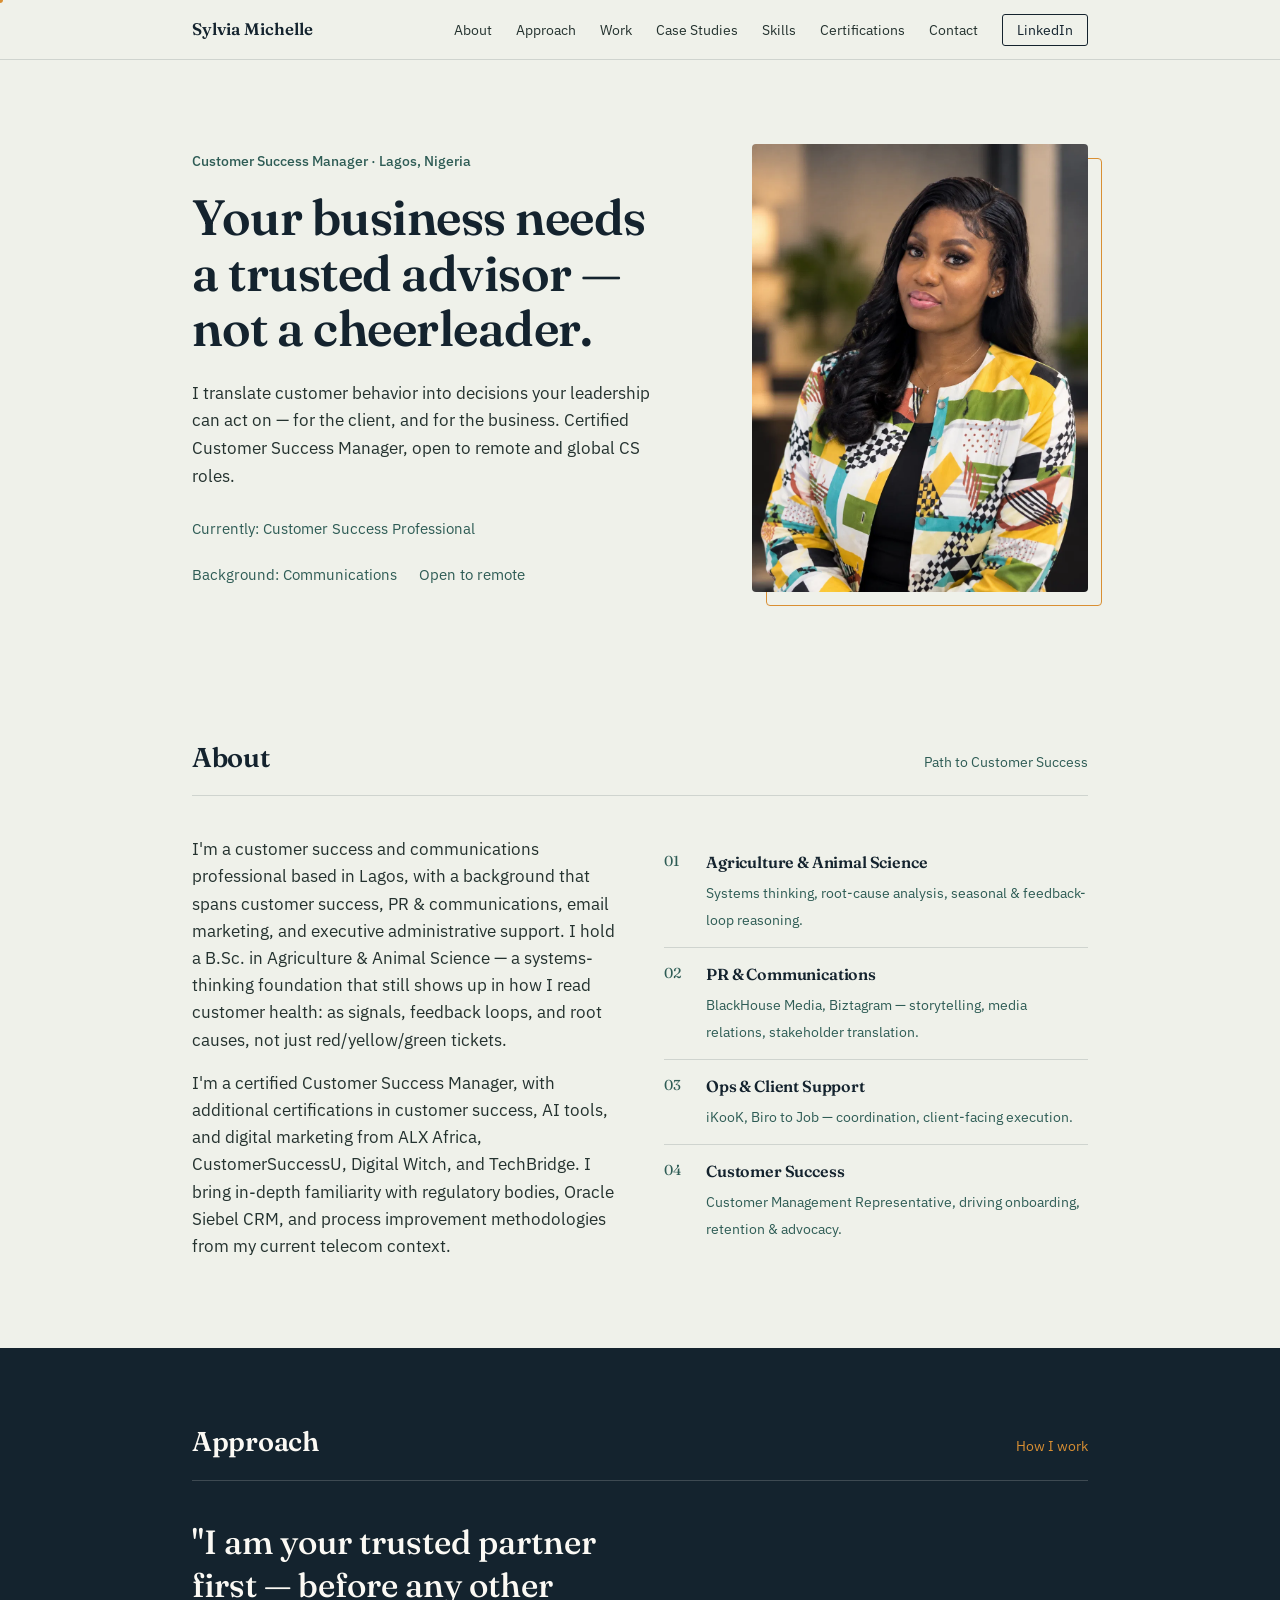
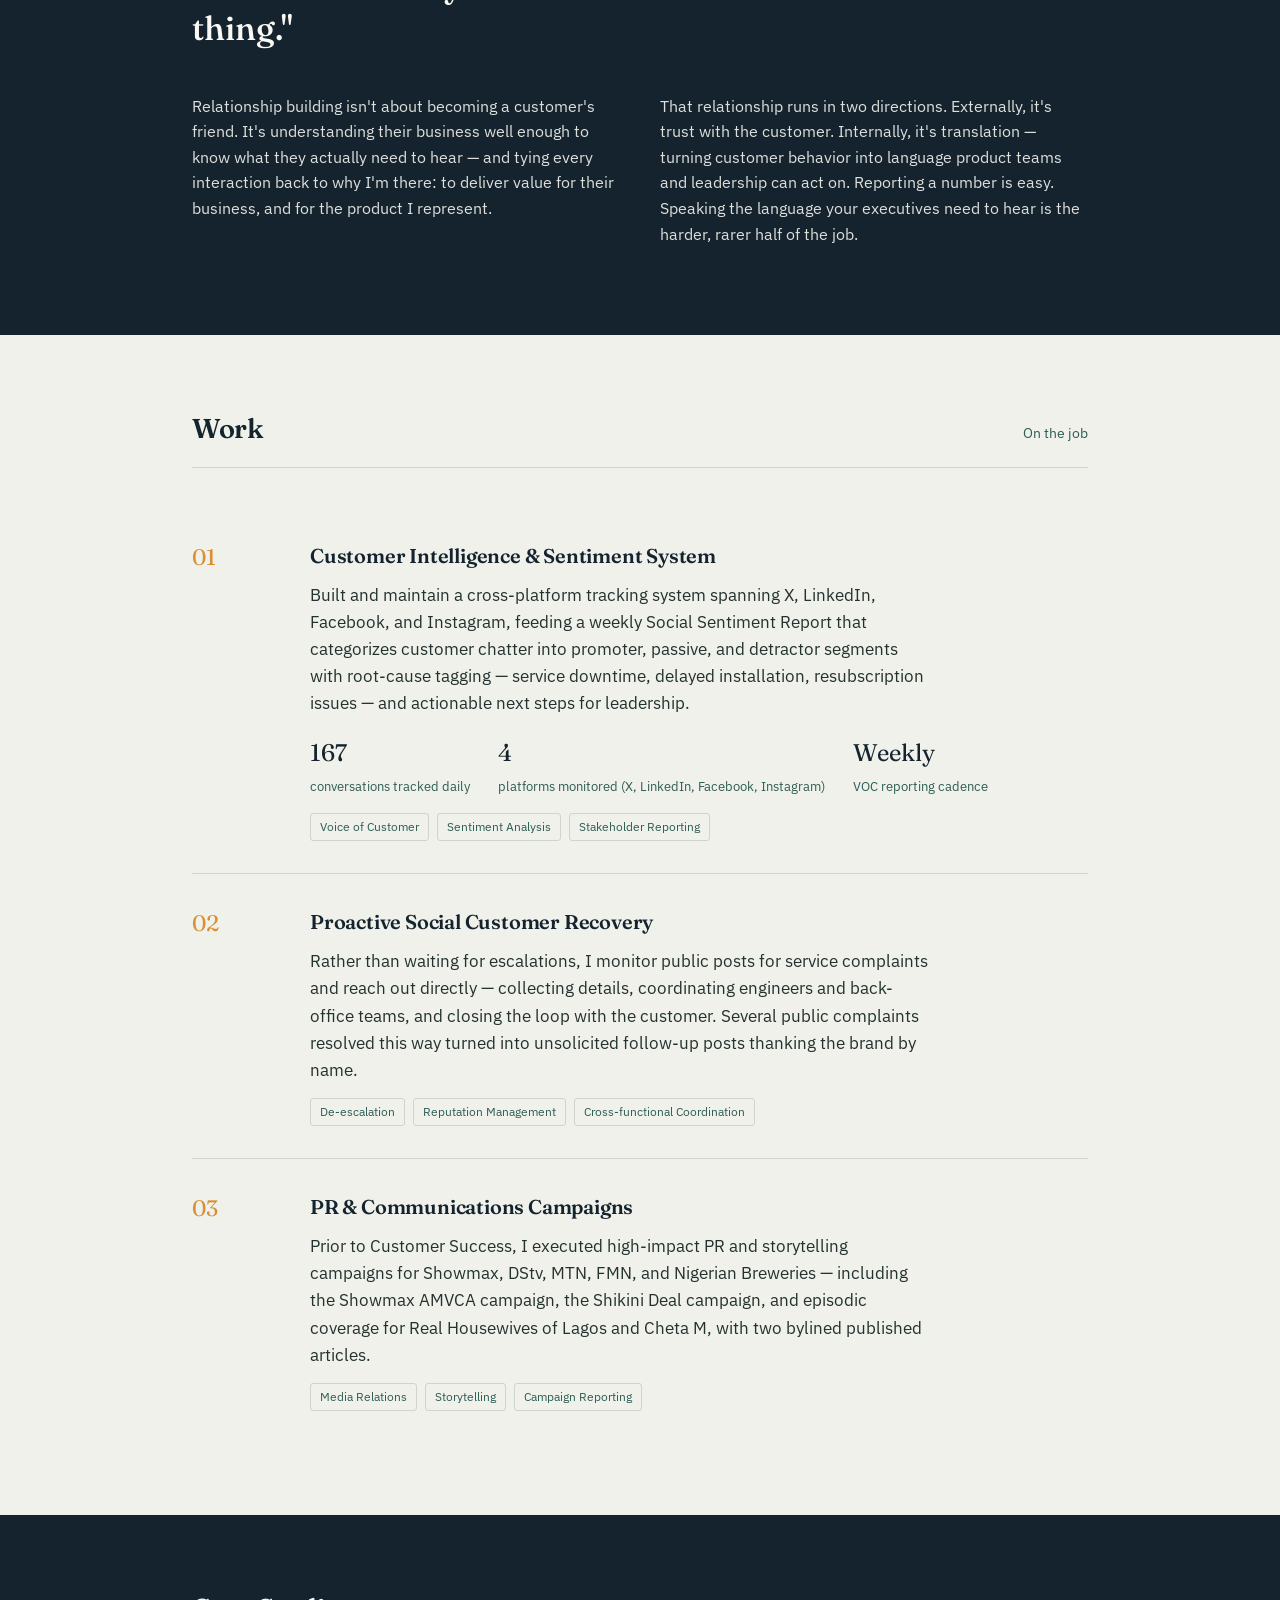
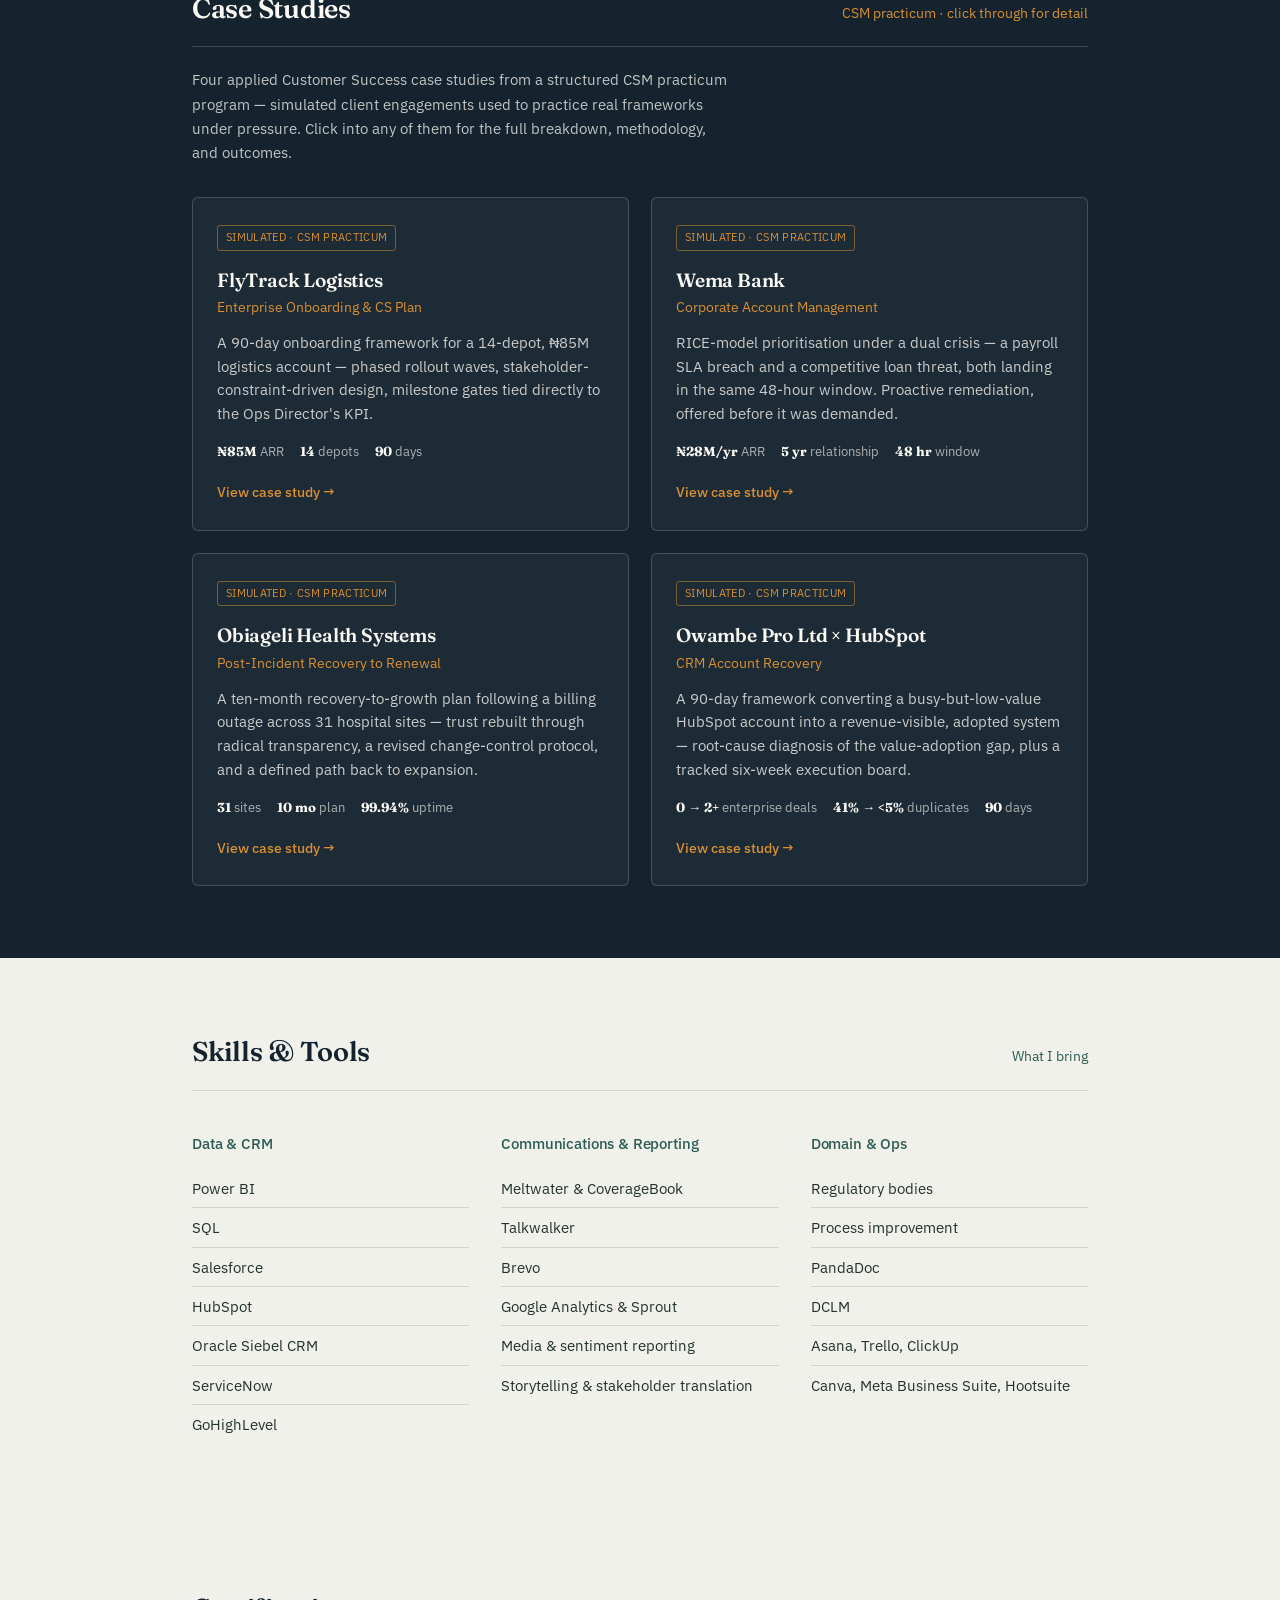
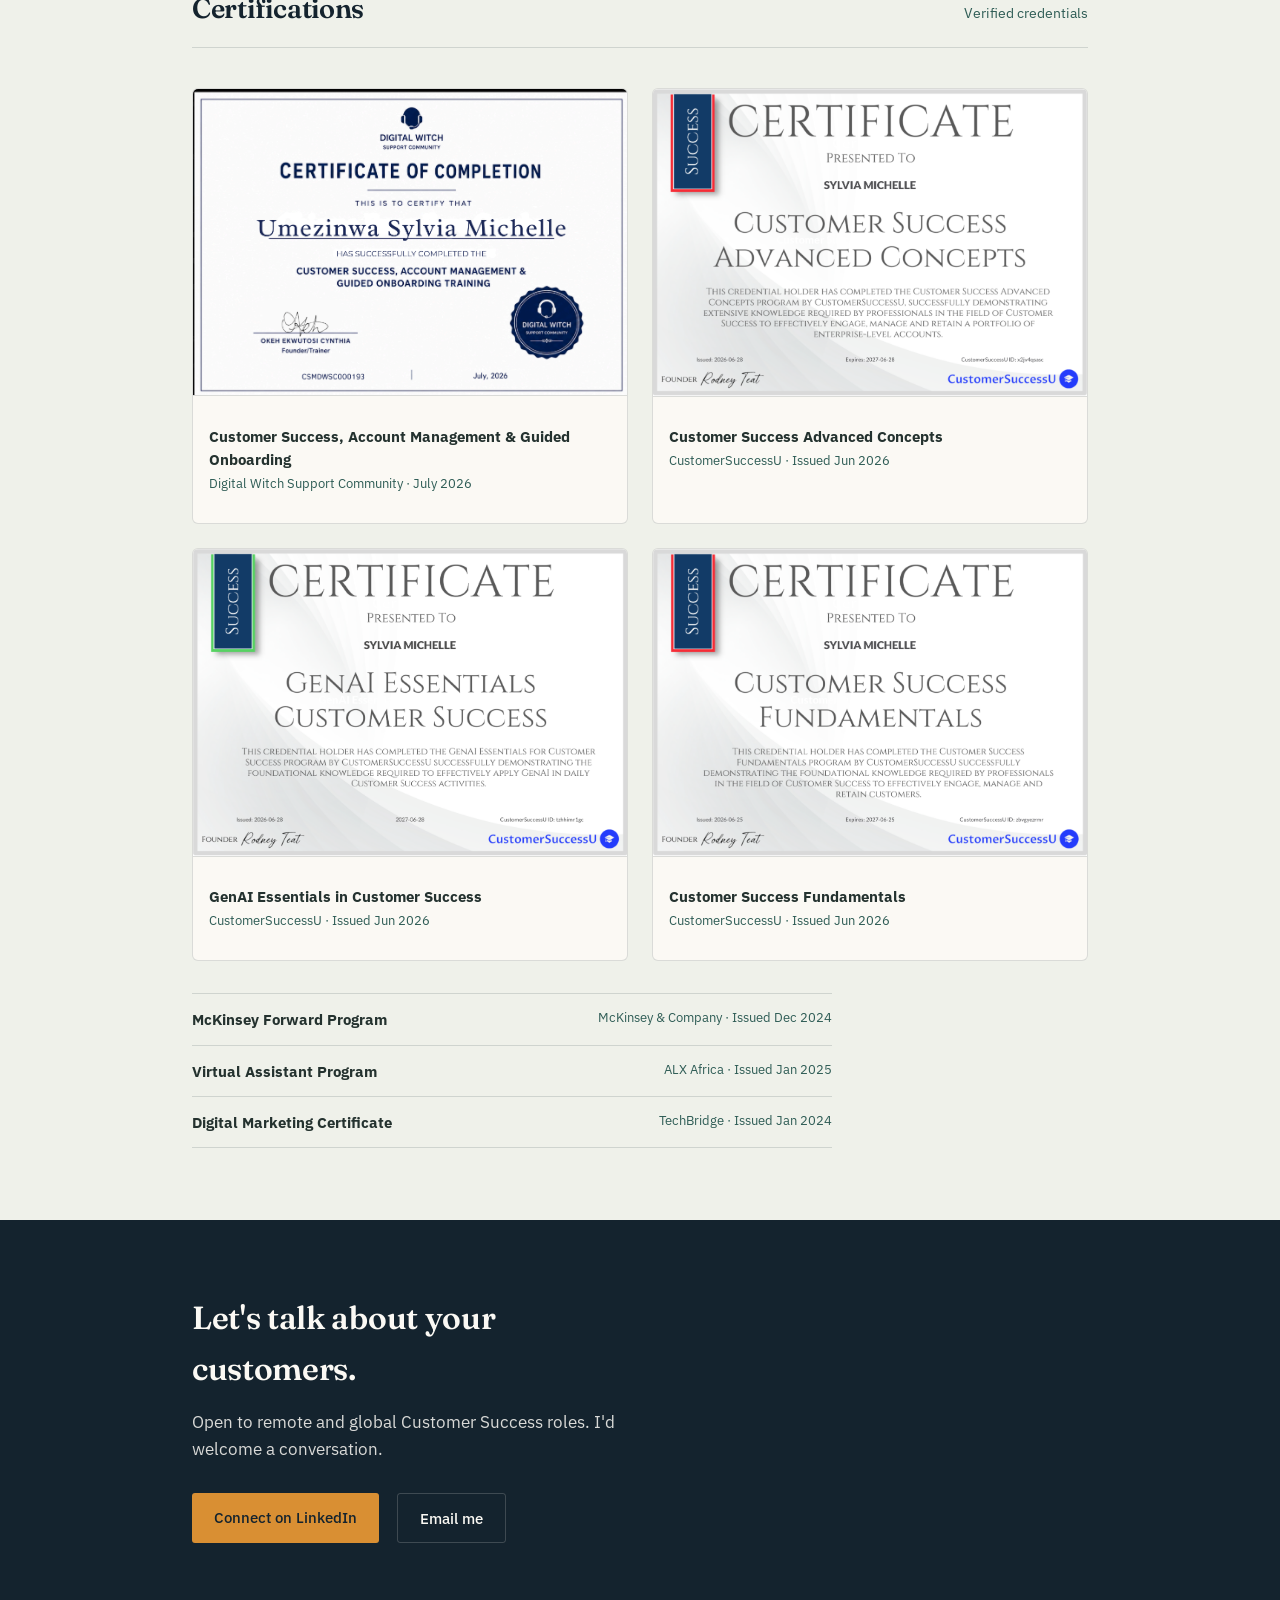
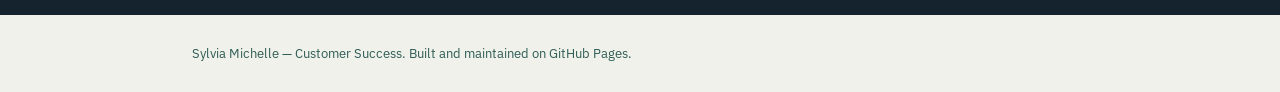
<file: index.html>
<!DOCTYPE html>
<html lang="en">
<head>
<meta charset="UTF-8">
<meta name="viewport" content="width=device-width, initial-scale=1.0">
<title>Sylvia Michelle — Customer Success</title>
<meta name="description" content="Sylvia Michelle — Customer Success Manager. Trusted advisor, not a cheerleader.">
<link rel="stylesheet" href="assets/style.css">
</head>
<body>

<nav class="topbar">
  <div class="wrap">
    <span class="name">Sylvia Michelle</span>
    <ul class="menu-links">
      <li><a href="#about">About</a></li>
      <li><a href="#approach">Approach</a></li>
      <li><a href="#work">Work</a></li>
      <li><a href="#case-studies">Case Studies</a></li>
      <li><a href="#skills">Skills</a></li>
      <li><a href="#certifications">Certifications</a></li>
      <li><a href="#contact">Contact</a></li>
      <li><a class="li-link" href="https://www.linkedin.com/in/sylviamichelle" target="_blank" rel="noopener">LinkedIn</a></li>
    </ul>
  </div>
</nav>

<header class="hero">
  <div class="wrap">
    <div>
      <div class="eyebrow">Customer Success Manager · Lagos, Nigeria</div>
      <h1>Your business needs<br>a trusted advisor —<br>not a cheerleader.</h1>
      <p class="sub">I translate customer behavior into decisions your leadership can act on — for the client, and for the business. Certified Customer Success Manager, open to remote and global CS roles.</p>
      <div class="meta">
        <span>Currently: Customer Success Professional</span>
        <span>Background: Communications</span>
        <span>Open to remote</span>
      </div>
    </div>
    <div class="photo-frame">
      <img src="assets/headshot.png" alt="Portrait of Sylvia Michelle">
    </div>
  </div>
</header>

<section id="about">
  <div class="wrap">
    <div class="section-head">
      <h2>About</h2>
      <span class="tag">Path to Customer Success</span>
    </div>
    <div class="about-grid">
      <div>
        <p>I'm a customer success and communications professional based in Lagos, with a background that spans customer success, PR &amp; communications, email marketing, and executive administrative support. I hold a B.Sc. in Agriculture &amp; Animal Science — a systems-thinking foundation that still shows up in how I read customer health: as signals, feedback loops, and root causes, not just red/yellow/green tickets.</p>
        <p>I'm a certified Customer Success Manager, with additional certifications in customer success, AI tools, and digital marketing from ALX Africa, CustomerSuccessU, Digital Witch, and TechBridge. I bring in-depth familiarity with regulatory bodies, Oracle Siebel CRM, and process improvement methodologies from my current telecom context.</p>
      </div>
      <div class="path">
        <div class="step"><span class="num">01</span><div><h3>Agriculture &amp; Animal Science</h3><span>Systems thinking, root-cause analysis, seasonal &amp; feedback-loop reasoning.</span></div></div>
        <div class="step"><span class="num">02</span><div><h3>PR &amp; Communications</h3><span>BlackHouse Media, Biztagram — storytelling, media relations, stakeholder translation.</span></div></div>
        <div class="step"><span class="num">03</span><div><h3>Ops &amp; Client Support</h3><span>iKooK, Biro to Job — coordination, client-facing execution.</span></div></div>
        <div class="step"><span class="num">04</span><div><h3>Customer Success</h3><span>Customer Management Representative, driving onboarding, retention &amp; advocacy.</span></div></div>
      </div>
    </div>
  </div>
</section>

<section class="approach on-ink" id="approach">
  <div class="wrap">
    <div class="section-head">
      <h2>Approach</h2>
      <span class="tag">How I work</span>
    </div>
    <blockquote>"I am your trusted partner first — before any other thing."</blockquote>
    <div class="approach-body">
      <p>Relationship building isn't about becoming a customer's friend. It's understanding their business well enough to know what they actually need to hear — and tying every interaction back to why I'm there: to deliver value for their business, and for the product I represent.</p>
      <p>That relationship runs in two directions. Externally, it's trust with the customer. Internally, it's translation — turning customer behavior into language product teams and leadership can act on. Reporting a number is easy. Speaking the language your executives need to hear is the harder, rarer half of the job.</p>
    </div>
  </div>
</section>

<section id="work">
  <div class="wrap">
    <div class="section-head">
      <h2>Work</h2>
      <span class="tag">On the job</span>
    </div>

    <div class="brief">
      <span class="brief-num">01</span>
      <div>
        <h3>Customer Intelligence &amp; Sentiment System</h3>
        <p>Built and maintain a cross-platform tracking system spanning X, LinkedIn, Facebook, and Instagram, feeding a weekly Social Sentiment Report that categorizes customer chatter into promoter, passive, and detractor segments with root-cause tagging — service downtime, delayed installation, resubscription issues — and actionable next steps for leadership.</p>
        <div class="stats">
          <div class="stat"><span class="num">167</span><span class="label">conversations tracked daily</span></div>
          <div class="stat"><span class="num">4</span><span class="label">platforms monitored (X, LinkedIn, Facebook, Instagram)</span></div>
          <div class="stat"><span class="num">Weekly</span><span class="label">VOC reporting cadence</span></div>
        </div>
        <div class="tags"><span>Voice of Customer</span><span>Sentiment Analysis</span><span>Stakeholder Reporting</span></div>
      </div>
    </div>

    <div class="brief">
      <span class="brief-num">02</span>
      <div>
        <h3>Proactive Social Customer Recovery</h3>
        <p>Rather than waiting for escalations, I monitor public posts for service complaints and reach out directly — collecting details, coordinating engineers and back-office teams, and closing the loop with the customer. Several public complaints resolved this way turned into unsolicited follow-up posts thanking the brand by name.</p>
        <div class="tags"><span>De-escalation</span><span>Reputation Management</span><span>Cross-functional Coordination</span></div>
      </div>
    </div>

    <div class="brief">
      <span class="brief-num">03</span>
      <div>
        <h3>PR &amp; Communications Campaigns</h3>
        <p>Prior to Customer Success, I executed high-impact PR and storytelling campaigns for Showmax, DStv, MTN, FMN, and Nigerian Breweries — including the Showmax AMVCA campaign, the Shikini Deal campaign, and episodic coverage for Real Housewives of Lagos and Cheta M, with two bylined published articles.</p>
        <div class="tags"><span>Media Relations</span><span>Storytelling</span><span>Campaign Reporting</span></div>
      </div>
    </div>

  </div>
</section>

<section id="case-studies" class="on-ink">
  <div class="wrap">
    <div class="section-head">
      <h2>Case Studies</h2>
      <span class="tag">CSM practicum · click through for detail</span>
    </div>
    <p style="max-width:60ch; margin: -20px 0 32px; color:rgba(251,249,244,0.75); font-size:0.95rem;">Four applied Customer Success case studies from a structured CSM practicum program — simulated client engagements used to practice real frameworks under pressure. Click into any of them for the full breakdown, methodology, and outcomes.</p>
    <div class="cs-grid">

      <a class="cs-card" href="case-studies/flytrack-logistics.html">
        <span class="cs-badge">Simulated · CSM Practicum</span>
        <h3>FlyTrack Logistics</h3>
        <p class="cs-sub">Enterprise Onboarding &amp; CS Plan</p>
        <p class="cs-desc">A 90-day onboarding framework for a 14-depot, ₦85M logistics account — phased rollout waves, stakeholder-constraint-driven design, milestone gates tied directly to the Ops Director's KPI.</p>
        <div class="cs-stats">
          <span><strong>₦85M</strong> ARR</span>
          <span><strong>14</strong> depots</span>
          <span><strong>90</strong> days</span>
        </div>
        <span class="cs-link">View case study →</span>
      </a>

      <a class="cs-card" href="case-studies/wema-bank.html">
        <span class="cs-badge">Simulated · CSM Practicum</span>
        <h3>Wema Bank</h3>
        <p class="cs-sub">Corporate Account Management</p>
        <p class="cs-desc">RICE-model prioritisation under a dual crisis — a payroll SLA breach and a competitive loan threat, both landing in the same 48-hour window. Proactive remediation, offered before it was demanded.</p>
        <div class="cs-stats">
          <span><strong>₦28M/yr</strong> ARR</span>
          <span><strong>5 yr</strong> relationship</span>
          <span><strong>48 hr</strong> window</span>
        </div>
        <span class="cs-link">View case study →</span>
      </a>

      <a class="cs-card" href="case-studies/obiageli-health.html">
        <span class="cs-badge">Simulated · CSM Practicum</span>
        <h3>Obiageli Health Systems</h3>
        <p class="cs-sub">Post-Incident Recovery to Renewal</p>
        <p class="cs-desc">A ten-month recovery-to-growth plan following a billing outage across 31 hospital sites — trust rebuilt through radical transparency, a revised change-control protocol, and a defined path back to expansion.</p>
        <div class="cs-stats">
          <span><strong>31</strong> sites</span>
          <span><strong>10 mo</strong> plan</span>
          <span><strong>99.94%</strong> uptime</span>
        </div>
        <span class="cs-link">View case study →</span>
      </a>

      <a class="cs-card" href="case-studies/owambe-hubspot.html">
        <span class="cs-badge">Simulated · CSM Practicum</span>
        <h3>Owambe Pro Ltd × HubSpot</h3>
        <p class="cs-sub">CRM Account Recovery</p>
        <p class="cs-desc">A 90-day framework converting a busy-but-low-value HubSpot account into a revenue-visible, adopted system — root-cause diagnosis of the value-adoption gap, plus a tracked six-week execution board.</p>
        <div class="cs-stats">
          <span><strong>0 → 2+</strong> enterprise deals</span>
          <span><strong>41% → &lt;5%</strong> duplicates</span>
          <span><strong>90</strong> days</span>
        </div>
        <span class="cs-link">View case study →</span>
      </a>

    </div>
  </div>
</section>

<section id="skills">
  <div class="wrap">
    <div class="section-head">
      <h2>Skills &amp; Tools</h2>
      <span class="tag">What I bring</span>
    </div>
    <div class="skill-groups">
      <div>
        <h3>Data &amp; CRM</h3>
        <ul>
          <li>Power BI</li>
          <li>SQL</li>
          <li>Salesforce</li>
          <li>HubSpot</li>
          <li>Oracle Siebel CRM</li>
          <li>ServiceNow</li>
          <li>GoHighLevel</li>
        </ul>
      </div>
      <div>
        <h3>Communications &amp; Reporting</h3>
        <ul>
          <li>Meltwater &amp; CoverageBook</li>
          <li>Talkwalker</li>
          <li>Brevo</li>
          <li>Google Analytics &amp; Sprout</li>
          <li>Media &amp; sentiment reporting</li>
          <li>Storytelling &amp; stakeholder translation</li>
        </ul>
      </div>
      <div>
        <h3>Domain &amp; Ops</h3>
        <ul>
          <li>Regulatory bodies</li>
          <li>Process improvement</li>
          <li>PandaDoc</li>
          <li>DCLM</li>
          <li>Asana, Trello, ClickUp</li>
          <li>Canva, Meta Business Suite, Hootsuite</li>
        </ul>
      </div>
    </div>
  </div>
</section>

<section id="certifications">
  <div class="wrap">
    <div class="section-head">
      <h2>Certifications</h2>
      <span class="tag">Verified credentials</span>
    </div>
    <div class="cert-grid">
      <div class="cert-card">
        <img src="assets/cert-digitalwitch.png" alt="Digital Witch Support Community certificate — Customer Success, Account Management &amp; Guided Onboarding Training">
        <p class="cert-caption"><strong>Customer Success, Account Management &amp; Guided Onboarding</strong><span>Digital Witch Support Community · July 2026</span></p>
      </div>
      <div class="cert-card">
        <img src="assets/cert-advanced-concepts.png" alt="CustomerSuccessU certificate — Customer Success Advanced Concepts">
        <p class="cert-caption"><strong>Customer Success Advanced Concepts</strong><span>CustomerSuccessU · Issued Jun 2026</span></p>
      </div>
      <div class="cert-card">
        <img src="assets/cert-genai.png" alt="CustomerSuccessU certificate — GenAI Essentials in Customer Success">
        <p class="cert-caption"><strong>GenAI Essentials in Customer Success</strong><span>CustomerSuccessU · Issued Jun 2026</span></p>
      </div>
      <div class="cert-card">
        <img src="assets/cert-fundamentals.png" alt="CustomerSuccessU certificate — Customer Success Fundamentals">
        <p class="cert-caption"><strong>Customer Success Fundamentals</strong><span>CustomerSuccessU · Issued Jun 2026</span></p>
      </div>
    </div>
    <ul class="cert-list cert-list-compact">
      <li><strong>McKinsey Forward Program</strong><span>McKinsey &amp; Company · Issued Dec 2024</span></li>
      <li><strong>Virtual Assistant Program</strong><span>ALX Africa · Issued Jan 2025</span></li>
      <li><strong>Digital Marketing Certificate</strong><span>TechBridge · Issued Jan 2024</span></li>
    </ul>
  </div>
</section>

<section class="contact on-ink" id="contact">
  <div class="wrap">
    <h2>Let's talk about your customers.</h2>
    <p style="margin-top:14px; max-width:48ch; color:rgba(251,249,244,0.85);">Open to remote and global Customer Success roles. I'd welcome a conversation.</p>
    <div class="contact-row">
      <a class="btn primary" href="https://www.linkedin.com/in/sylviamichelle" target="_blank" rel="noopener">Connect on LinkedIn</a>
      <a class="btn ghost" href="mailto:sylviamichelleume@gmail.com">Email me</a>
    </div>
  </div>
</section>

<footer>
  <div class="wrap">Sylvia Michelle — Customer Success. Built and maintained on GitHub Pages.</div>
</footer>

</body>
<script src="assets/cursor.js"></script>
</html>
</file>
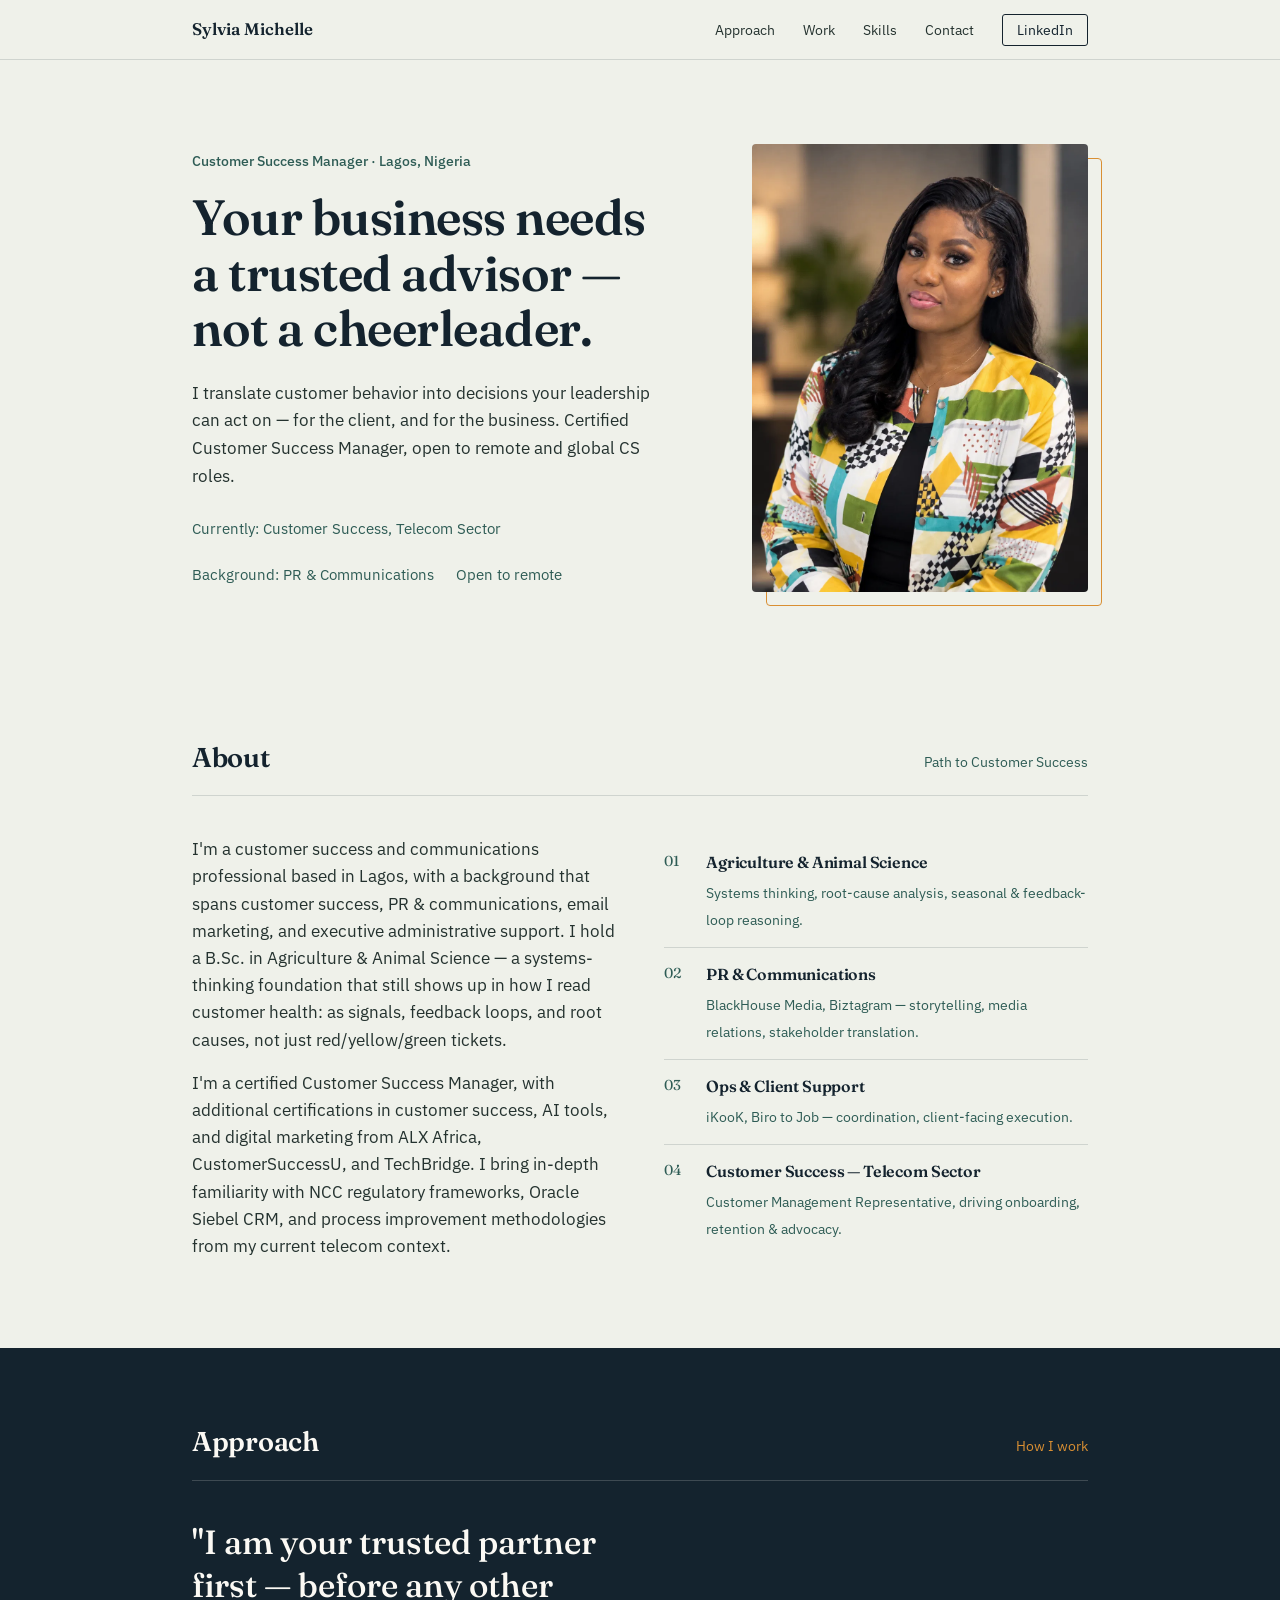
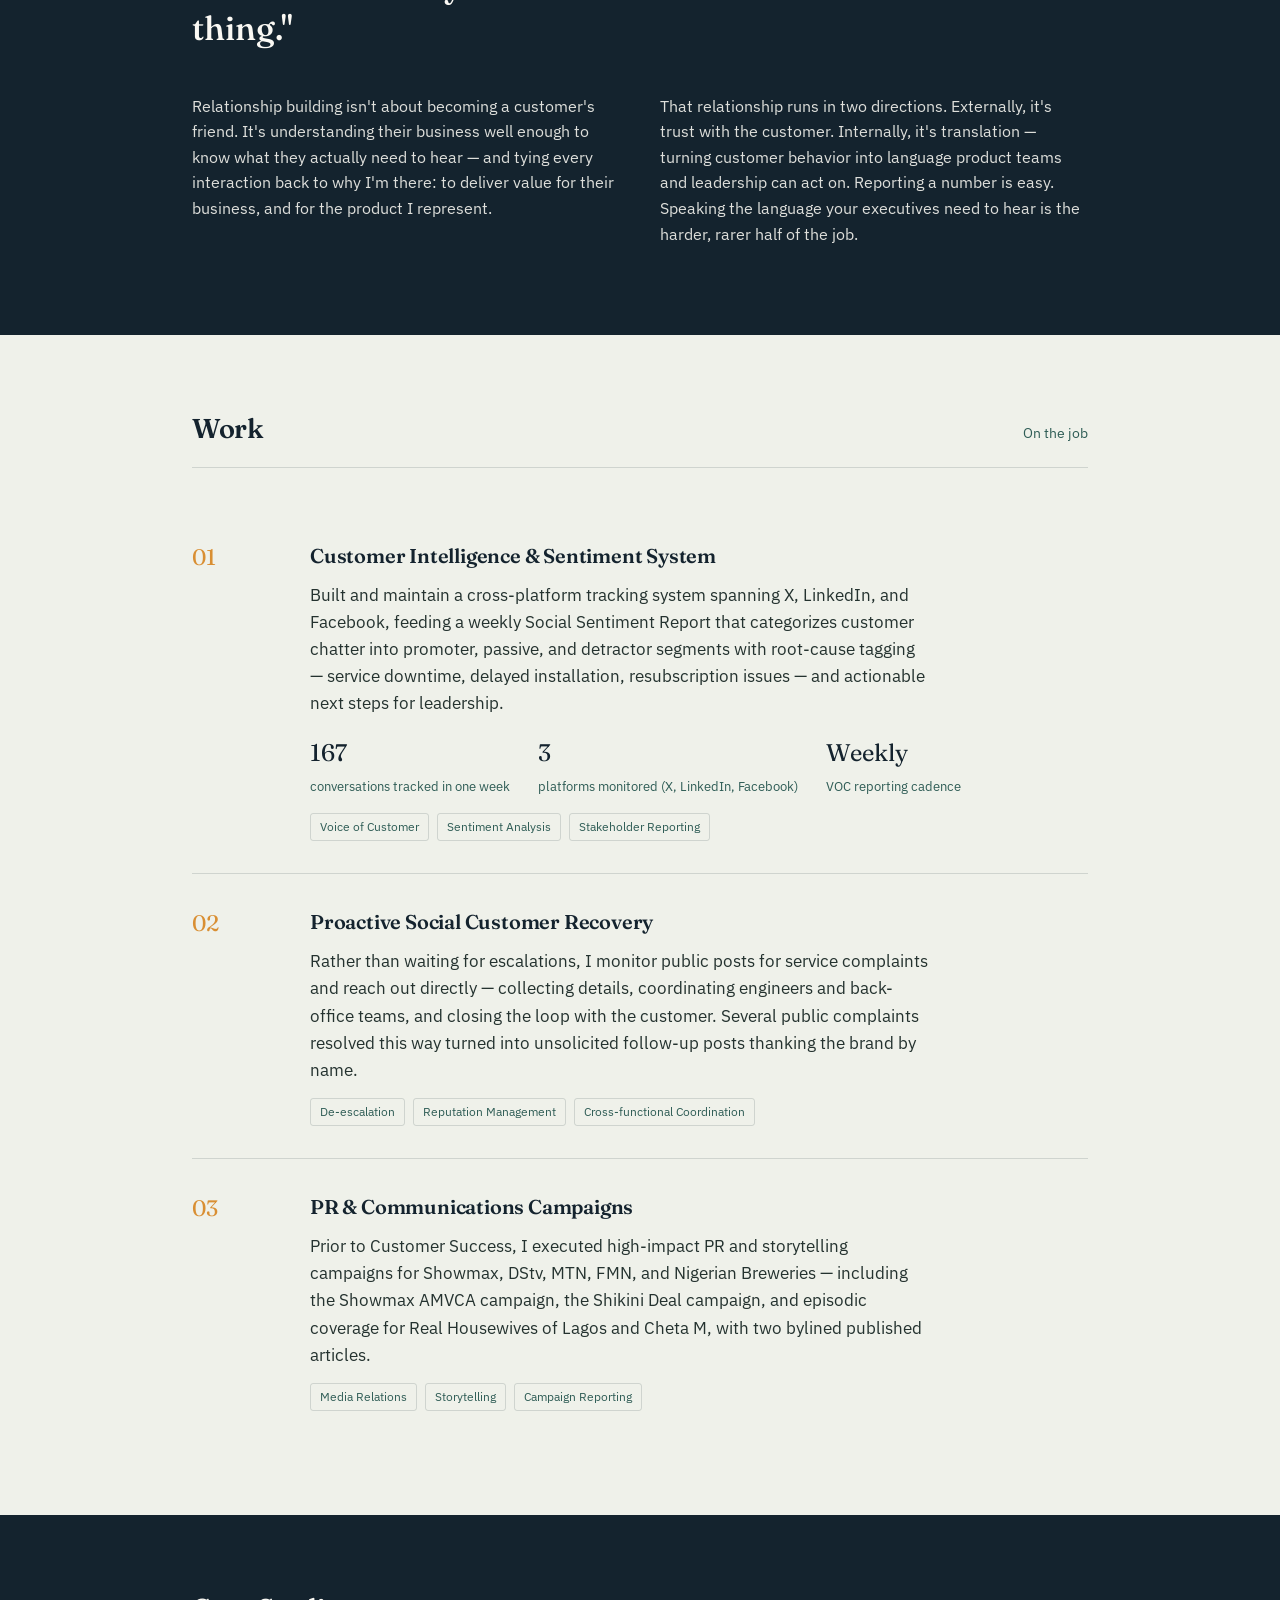
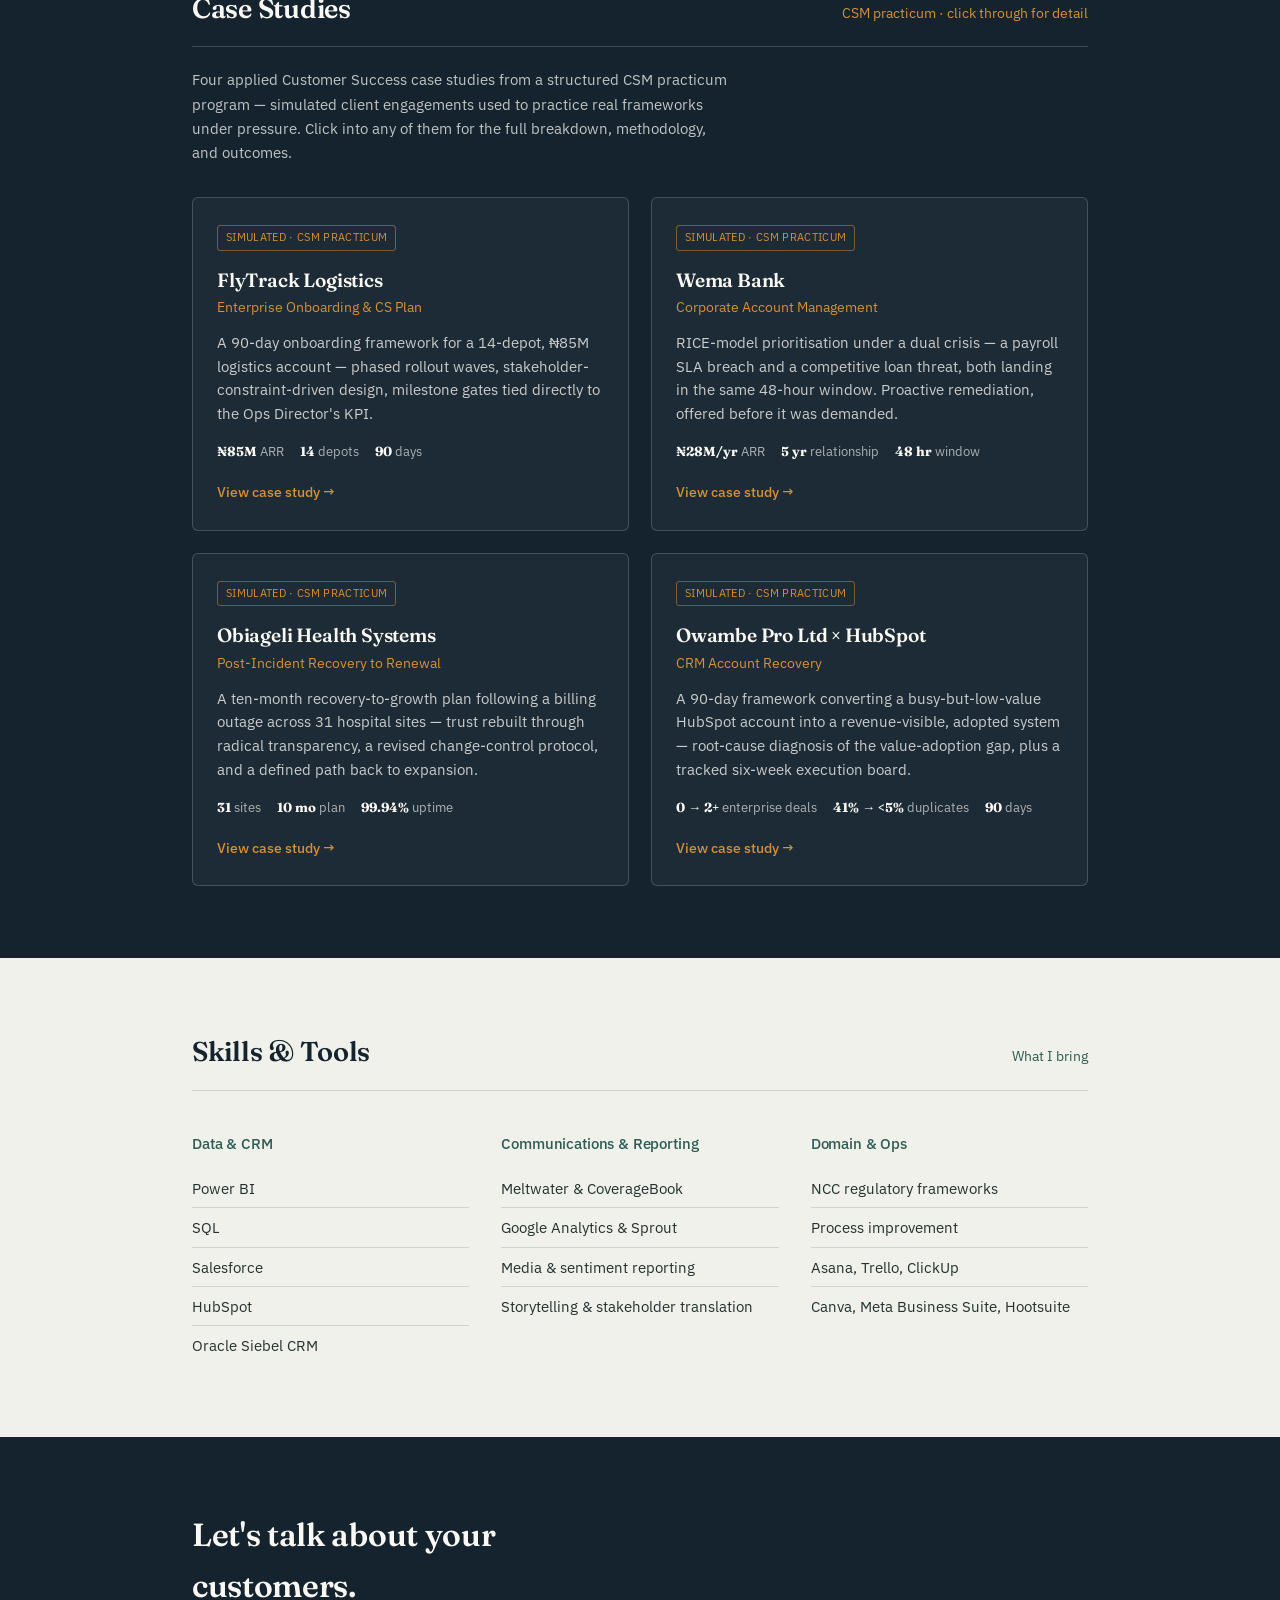
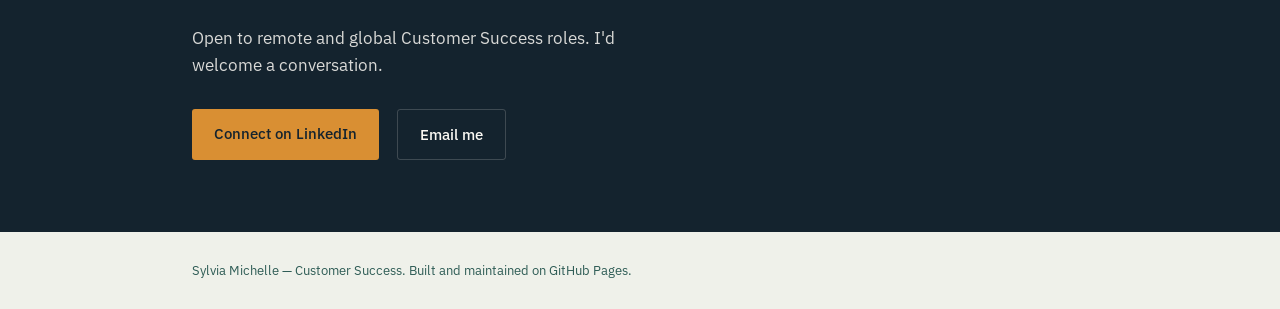
<file: index (1).html>
<!DOCTYPE html>
<html lang="en">
<head>
<meta charset="UTF-8">
<meta name="viewport" content="width=device-width, initial-scale=1.0">
<title>Sylvia Michelle — Customer Success</title>
<meta name="description" content="Sylvia Michelle — Customer Success Manager. Trusted advisor, not a cheerleader.">
<link rel="stylesheet" href="assets/style.css">
</head>
<body>

<nav class="topbar">
  <div class="wrap">
    <span class="name">Sylvia Michelle</span>
    <ul class="menu-links" style="display:flex; align-items:center; gap:28px;">
      <li><a href="#approach">Approach</a></li>
      <li><a href="#work">Work</a></li>
      <li><a href="#skills">Skills</a></li>
      <li><a href="#contact">Contact</a></li>
      <li><a class="li-link" href="https://www.linkedin.com/in/sylviamichelle" target="_blank" rel="noopener">LinkedIn</a></li>
    </ul>
  </div>
</nav>

<header class="hero">
  <div class="wrap">
    <div>
      <div class="eyebrow">Customer Success Manager · Lagos, Nigeria</div>
      <h1>Your business needs<br>a trusted advisor —<br>not a cheerleader.</h1>
      <p class="sub">I translate customer behavior into decisions your leadership can act on — for the client, and for the business. Certified Customer Success Manager, open to remote and global CS roles.</p>
      <div class="meta">
        <span>Currently: Customer Success, Telecom Sector</span>
        <span>Background: PR &amp; Communications</span>
        <span>Open to remote</span>
      </div>
    </div>
    <div class="photo-frame">
      <img src="assets/headshot.png" alt="Portrait of Sylvia Michelle">
    </div>
  </div>
</header>

<section id="about">
  <div class="wrap">
    <div class="section-head">
      <h2>About</h2>
      <span class="tag">Path to Customer Success</span>
    </div>
    <div class="about-grid">
      <div>
        <p>I'm a customer success and communications professional based in Lagos, with a background that spans customer success, PR &amp; communications, email marketing, and executive administrative support. I hold a B.Sc. in Agriculture &amp; Animal Science — a systems-thinking foundation that still shows up in how I read customer health: as signals, feedback loops, and root causes, not just red/yellow/green tickets.</p>
        <p>I'm a certified Customer Success Manager, with additional certifications in customer success, AI tools, and digital marketing from ALX Africa, CustomerSuccessU, and TechBridge. I bring in-depth familiarity with NCC regulatory frameworks, Oracle Siebel CRM, and process improvement methodologies from my current telecom context.</p>
      </div>
      <div class="path">
        <div class="step"><span class="num">01</span><div><h3>Agriculture &amp; Animal Science</h3><span>Systems thinking, root-cause analysis, seasonal &amp; feedback-loop reasoning.</span></div></div>
        <div class="step"><span class="num">02</span><div><h3>PR &amp; Communications</h3><span>BlackHouse Media, Biztagram — storytelling, media relations, stakeholder translation.</span></div></div>
        <div class="step"><span class="num">03</span><div><h3>Ops &amp; Client Support</h3><span>iKooK, Biro to Job — coordination, client-facing execution.</span></div></div>
        <div class="step"><span class="num">04</span><div><h3>Customer Success — Telecom Sector</h3><span>Customer Management Representative, driving onboarding, retention &amp; advocacy.</span></div></div>
      </div>
    </div>
  </div>
</section>

<section class="approach on-ink" id="approach">
  <div class="wrap">
    <div class="section-head">
      <h2>Approach</h2>
      <span class="tag">How I work</span>
    </div>
    <blockquote>"I am your trusted partner first — before any other thing."</blockquote>
    <div class="approach-body">
      <p>Relationship building isn't about becoming a customer's friend. It's understanding their business well enough to know what they actually need to hear — and tying every interaction back to why I'm there: to deliver value for their business, and for the product I represent.</p>
      <p>That relationship runs in two directions. Externally, it's trust with the customer. Internally, it's translation — turning customer behavior into language product teams and leadership can act on. Reporting a number is easy. Speaking the language your executives need to hear is the harder, rarer half of the job.</p>
    </div>
  </div>
</section>

<section id="work">
  <div class="wrap">
    <div class="section-head">
      <h2>Work</h2>
      <span class="tag">On the job</span>
    </div>

    <div class="brief">
      <span class="brief-num">01</span>
      <div>
        <h3>Customer Intelligence &amp; Sentiment System</h3>
        <p>Built and maintain a cross-platform tracking system spanning X, LinkedIn, and Facebook, feeding a weekly Social Sentiment Report that categorizes customer chatter into promoter, passive, and detractor segments with root-cause tagging — service downtime, delayed installation, resubscription issues — and actionable next steps for leadership.</p>
        <div class="stats">
          <div class="stat"><span class="num">167</span><span class="label">conversations tracked in one week</span></div>
          <div class="stat"><span class="num">3</span><span class="label">platforms monitored (X, LinkedIn, Facebook)</span></div>
          <div class="stat"><span class="num">Weekly</span><span class="label">VOC reporting cadence</span></div>
        </div>
        <div class="tags"><span>Voice of Customer</span><span>Sentiment Analysis</span><span>Stakeholder Reporting</span></div>
      </div>
    </div>

    <div class="brief">
      <span class="brief-num">02</span>
      <div>
        <h3>Proactive Social Customer Recovery</h3>
        <p>Rather than waiting for escalations, I monitor public posts for service complaints and reach out directly — collecting details, coordinating engineers and back-office teams, and closing the loop with the customer. Several public complaints resolved this way turned into unsolicited follow-up posts thanking the brand by name.</p>
        <div class="tags"><span>De-escalation</span><span>Reputation Management</span><span>Cross-functional Coordination</span></div>
      </div>
    </div>

    <div class="brief">
      <span class="brief-num">03</span>
      <div>
        <h3>PR &amp; Communications Campaigns</h3>
        <p>Prior to Customer Success, I executed high-impact PR and storytelling campaigns for Showmax, DStv, MTN, FMN, and Nigerian Breweries — including the Showmax AMVCA campaign, the Shikini Deal campaign, and episodic coverage for Real Housewives of Lagos and Cheta M, with two bylined published articles.</p>
        <div class="tags"><span>Media Relations</span><span>Storytelling</span><span>Campaign Reporting</span></div>
      </div>
    </div>

  </div>
</section>

<section id="case-studies" class="on-ink">
  <div class="wrap">
    <div class="section-head">
      <h2>Case Studies</h2>
      <span class="tag">CSM practicum · click through for detail</span>
    </div>
    <p style="max-width:60ch; margin: -20px 0 32px; color:rgba(251,249,244,0.75); font-size:0.95rem;">Four applied Customer Success case studies from a structured CSM practicum program — simulated client engagements used to practice real frameworks under pressure. Click into any of them for the full breakdown, methodology, and outcomes.</p>
    <div class="cs-grid">

      <a class="cs-card" href="case-studies/flytrack-logistics.html">
        <span class="cs-badge">Simulated · CSM Practicum</span>
        <h3>FlyTrack Logistics</h3>
        <p class="cs-sub">Enterprise Onboarding &amp; CS Plan</p>
        <p class="cs-desc">A 90-day onboarding framework for a 14-depot, ₦85M logistics account — phased rollout waves, stakeholder-constraint-driven design, milestone gates tied directly to the Ops Director's KPI.</p>
        <div class="cs-stats">
          <span><strong>₦85M</strong> ARR</span>
          <span><strong>14</strong> depots</span>
          <span><strong>90</strong> days</span>
        </div>
        <span class="cs-link">View case study →</span>
      </a>

      <a class="cs-card" href="case-studies/wema-bank.html">
        <span class="cs-badge">Simulated · CSM Practicum</span>
        <h3>Wema Bank</h3>
        <p class="cs-sub">Corporate Account Management</p>
        <p class="cs-desc">RICE-model prioritisation under a dual crisis — a payroll SLA breach and a competitive loan threat, both landing in the same 48-hour window. Proactive remediation, offered before it was demanded.</p>
        <div class="cs-stats">
          <span><strong>₦28M/yr</strong> ARR</span>
          <span><strong>5 yr</strong> relationship</span>
          <span><strong>48 hr</strong> window</span>
        </div>
        <span class="cs-link">View case study →</span>
      </a>

      <a class="cs-card" href="case-studies/obiageli-health.html">
        <span class="cs-badge">Simulated · CSM Practicum</span>
        <h3>Obiageli Health Systems</h3>
        <p class="cs-sub">Post-Incident Recovery to Renewal</p>
        <p class="cs-desc">A ten-month recovery-to-growth plan following a billing outage across 31 hospital sites — trust rebuilt through radical transparency, a revised change-control protocol, and a defined path back to expansion.</p>
        <div class="cs-stats">
          <span><strong>31</strong> sites</span>
          <span><strong>10 mo</strong> plan</span>
          <span><strong>99.94%</strong> uptime</span>
        </div>
        <span class="cs-link">View case study →</span>
      </a>

      <a class="cs-card" href="case-studies/owambe-hubspot.html">
        <span class="cs-badge">Simulated · CSM Practicum</span>
        <h3>Owambe Pro Ltd × HubSpot</h3>
        <p class="cs-sub">CRM Account Recovery</p>
        <p class="cs-desc">A 90-day framework converting a busy-but-low-value HubSpot account into a revenue-visible, adopted system — root-cause diagnosis of the value-adoption gap, plus a tracked six-week execution board.</p>
        <div class="cs-stats">
          <span><strong>0 → 2+</strong> enterprise deals</span>
          <span><strong>41% → &lt;5%</strong> duplicates</span>
          <span><strong>90</strong> days</span>
        </div>
        <span class="cs-link">View case study →</span>
      </a>

    </div>
  </div>
</section>

<section id="skills">
  <div class="wrap">
    <div class="section-head">
      <h2>Skills &amp; Tools</h2>
      <span class="tag">What I bring</span>
    </div>
    <div class="skill-groups">
      <div>
        <h3>Data &amp; CRM</h3>
        <ul>
          <li>Power BI</li>
          <li>SQL</li>
          <li>Salesforce</li>
          <li>HubSpot</li>
          <li>Oracle Siebel CRM</li>
        </ul>
      </div>
      <div>
        <h3>Communications &amp; Reporting</h3>
        <ul>
          <li>Meltwater &amp; CoverageBook</li>
          <li>Google Analytics &amp; Sprout</li>
          <li>Media &amp; sentiment reporting</li>
          <li>Storytelling &amp; stakeholder translation</li>
        </ul>
      </div>
      <div>
        <h3>Domain &amp; Ops</h3>
        <ul>
          <li>NCC regulatory frameworks</li>
          <li>Process improvement</li>
          <li>Asana, Trello, ClickUp</li>
          <li>Canva, Meta Business Suite, Hootsuite</li>
        </ul>
      </div>
    </div>
  </div>
</section>

<section class="contact on-ink" id="contact">
  <div class="wrap">
    <h2>Let's talk about your customers.</h2>
    <p style="margin-top:14px; max-width:48ch; color:rgba(251,249,244,0.85);">Open to remote and global Customer Success roles. I'd welcome a conversation.</p>
    <div class="contact-row">
      <a class="btn primary" href="https://www.linkedin.com/in/sylviamichelle" target="_blank" rel="noopener">Connect on LinkedIn</a>
      <a class="btn ghost" href="mailto:sylviamichelleume@gmail.com">Email me</a>
    </div>
  </div>
</section>

<footer>
  <div class="wrap">Sylvia Michelle — Customer Success. Built and maintained on GitHub Pages.</div>
</footer>

</body>
</html>
</file>
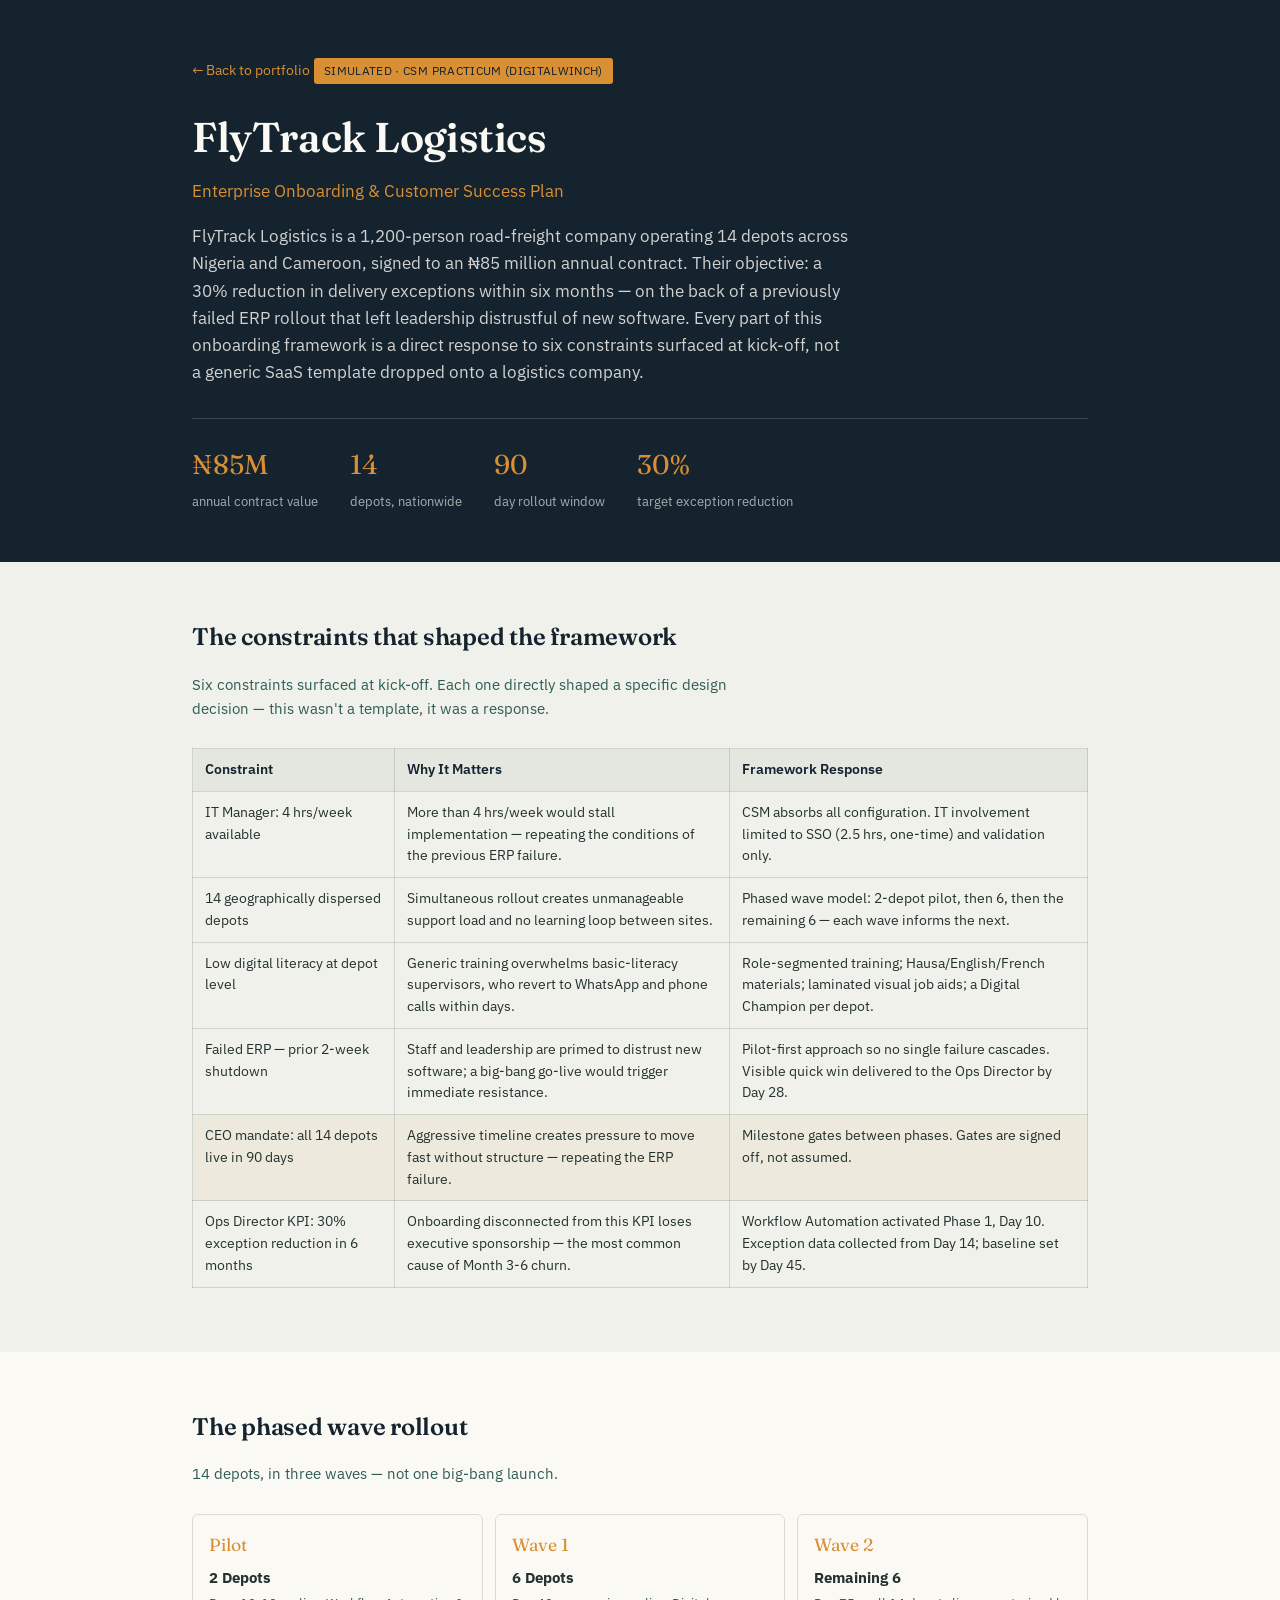
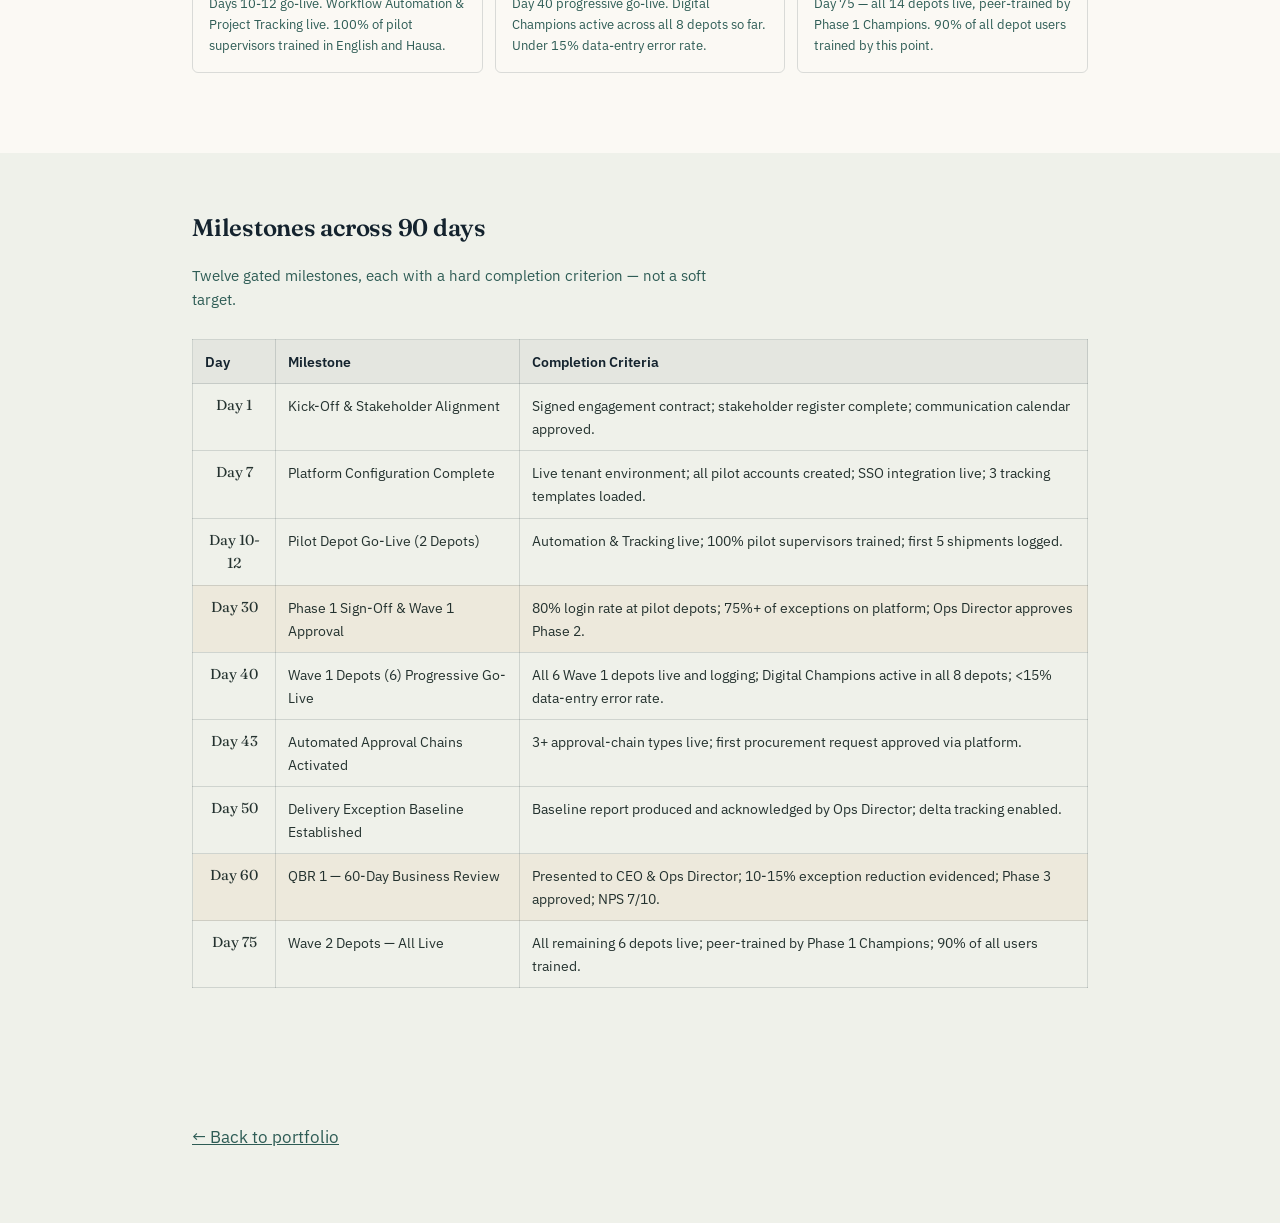
<file: case-studies/flytrack-logistics.html>
<!DOCTYPE html>
<html lang="en">
<head>
<meta charset="UTF-8">
<meta name="viewport" content="width=device-width, initial-scale=1.0">
<title>FlyTrack Logistics — Case Study | Sylvia Michelle</title>
<link rel="stylesheet" href="../assets/style.css">
</head>
<body>

<header class="cs-detail-hero">
  <div class="wrap">
    <a class="back-link" href="../index.html#case-studies">← Back to portfolio</a>
    <span class="badge-sim">Simulated · CSM Practicum (DigitalWinch)</span>
    <h1>FlyTrack Logistics</h1>
    <p class="subtitle">Enterprise Onboarding &amp; Customer Success Plan</p>
    <p class="context">FlyTrack Logistics is a 1,200-person road-freight company operating 14 depots across Nigeria and Cameroon, signed to an ₦85 million annual contract. Their objective: a 30% reduction in delivery exceptions within six months — on the back of a previously failed ERP rollout that left leadership distrustful of new software. Every part of this onboarding framework is a direct response to six constraints surfaced at kick-off, not a generic SaaS template dropped onto a logistics company.</p>
    <div class="stat-bar">
      <div class="stat"><span class="num">₦85M</span><span class="label">annual contract value</span></div>
      <div class="stat"><span class="num">14</span><span class="label">depots, nationwide</span></div>
      <div class="stat"><span class="num">90</span><span class="label">day rollout window</span></div>
      <div class="stat"><span class="num">30%</span><span class="label">target exception reduction</span></div>
    </div>
  </div>
</header>

<section class="cs-section">
  <div class="wrap">
    <h2>The constraints that shaped the framework</h2>
    <p class="lede">Six constraints surfaced at kick-off. Each one directly shaped a specific design decision — this wasn't a template, it was a response.</p>
    <table class="data-table constraint-table">
      <thead>
        <tr><th>Constraint</th><th>Why It Matters</th><th>Framework Response</th></tr>
      </thead>
      <tbody>
        <tr><td>IT Manager: 4 hrs/week available</td><td>More than 4 hrs/week would stall implementation — repeating the conditions of the previous ERP failure.</td><td>CSM absorbs all configuration. IT involvement limited to SSO (2.5 hrs, one-time) and validation only.</td></tr>
        <tr><td>14 geographically dispersed depots</td><td>Simultaneous rollout creates unmanageable support load and no learning loop between sites.</td><td>Phased wave model: 2-depot pilot, then 6, then the remaining 6 — each wave informs the next.</td></tr>
        <tr><td>Low digital literacy at depot level</td><td>Generic training overwhelms basic-literacy supervisors, who revert to WhatsApp and phone calls within days.</td><td>Role-segmented training; Hausa/English/French materials; laminated visual job aids; a Digital Champion per depot.</td></tr>
        <tr><td>Failed ERP — prior 2-week shutdown</td><td>Staff and leadership are primed to distrust new software; a big-bang go-live would trigger immediate resistance.</td><td>Pilot-first approach so no single failure cascades. Visible quick win delivered to the Ops Director by Day 28.</td></tr>
        <tr class="highlight"><td>CEO mandate: all 14 depots live in 90 days</td><td>Aggressive timeline creates pressure to move fast without structure — repeating the ERP failure.</td><td>Milestone gates between phases. Gates are signed off, not assumed.</td></tr>
        <tr><td>Ops Director KPI: 30% exception reduction in 6 months</td><td>Onboarding disconnected from this KPI loses executive sponsorship — the most common cause of Month 3-6 churn.</td><td>Workflow Automation activated Phase 1, Day 10. Exception data collected from Day 14; baseline set by Day 45.</td></tr>
      </tbody>
    </table>
  </div>
</section>

<section class="cs-section" style="background: var(--warm-white);">
  <div class="wrap">
    <h2>The phased wave rollout</h2>
    <p class="lede">14 depots, in three waves — not one big-bang launch.</p>
    <div class="wave-track">
      <div class="wave-step"><span class="wave-num">Pilot</span><h4>2 Depots</h4><p>Days 10-12 go-live. Workflow Automation &amp; Project Tracking live. 100% of pilot supervisors trained in English and Hausa.</p></div>
      <div class="wave-step"><span class="wave-num">Wave 1</span><h4>6 Depots</h4><p>Day 40 progressive go-live. Digital Champions active across all 8 depots so far. Under 15% data-entry error rate.</p></div>
      <div class="wave-step"><span class="wave-num">Wave 2</span><h4>Remaining 6</h4><p>Day 75 — all 14 depots live, peer-trained by Phase 1 Champions. 90% of all depot users trained by this point.</p></div>
    </div>
  </div>
</section>

<section class="cs-section">
  <div class="wrap">
    <h2>Milestones across 90 days</h2>
    <p class="lede">Twelve gated milestones, each with a hard completion criterion — not a soft target.</p>
    <table class="data-table">
      <thead><tr><th>Day</th><th>Milestone</th><th>Completion Criteria</th></tr></thead>
      <tbody>
        <tr><td class="num-cell">Day 1</td><td>Kick-Off &amp; Stakeholder Alignment</td><td>Signed engagement contract; stakeholder register complete; communication calendar approved.</td></tr>
        <tr><td class="num-cell">Day 7</td><td>Platform Configuration Complete</td><td>Live tenant environment; all pilot accounts created; SSO integration live; 3 tracking templates loaded.</td></tr>
        <tr><td class="num-cell">Day 10-12</td><td>Pilot Depot Go-Live (2 Depots)</td><td>Automation &amp; Tracking live; 100% pilot supervisors trained; first 5 shipments logged.</td></tr>
        <tr class="highlight"><td class="num-cell">Day 30</td><td>Phase 1 Sign-Off &amp; Wave 1 Approval</td><td>80% login rate at pilot depots; 75%+ of exceptions on platform; Ops Director approves Phase 2.</td></tr>
        <tr><td class="num-cell">Day 40</td><td>Wave 1 Depots (6) Progressive Go-Live</td><td>All 6 Wave 1 depots live and logging; Digital Champions active in all 8 depots; &lt;15% data-entry error rate.</td></tr>
        <tr><td class="num-cell">Day 43</td><td>Automated Approval Chains Activated</td><td>3+ approval-chain types live; first procurement request approved via platform.</td></tr>
        <tr><td class="num-cell">Day 50</td><td>Delivery Exception Baseline Established</td><td>Baseline report produced and acknowledged by Ops Director; delta tracking enabled.</td></tr>
        <tr class="highlight"><td class="num-cell">Day 60</td><td>QBR 1 — 60-Day Business Review</td><td>Presented to CEO &amp; Ops Director; 10-15% exception reduction evidenced; Phase 3 approved; NPS 7/10.</td></tr>
        <tr><td class="num-cell">Day 75</td><td>Wave 2 Depots — All Live</td><td>All remaining 6 depots live; peer-trained by Phase 1 Champions; 90% of all users trained.</td></tr>
      </tbody>
    </table>
  </div>
</section>

<section class="cs-footer-nav">
  <div class="wrap">
    <a class="back-link" href="../index.html#case-studies" style="color: var(--teal);">← Back to portfolio</a>
  </div>
</section>

</body>
</html>
</file>
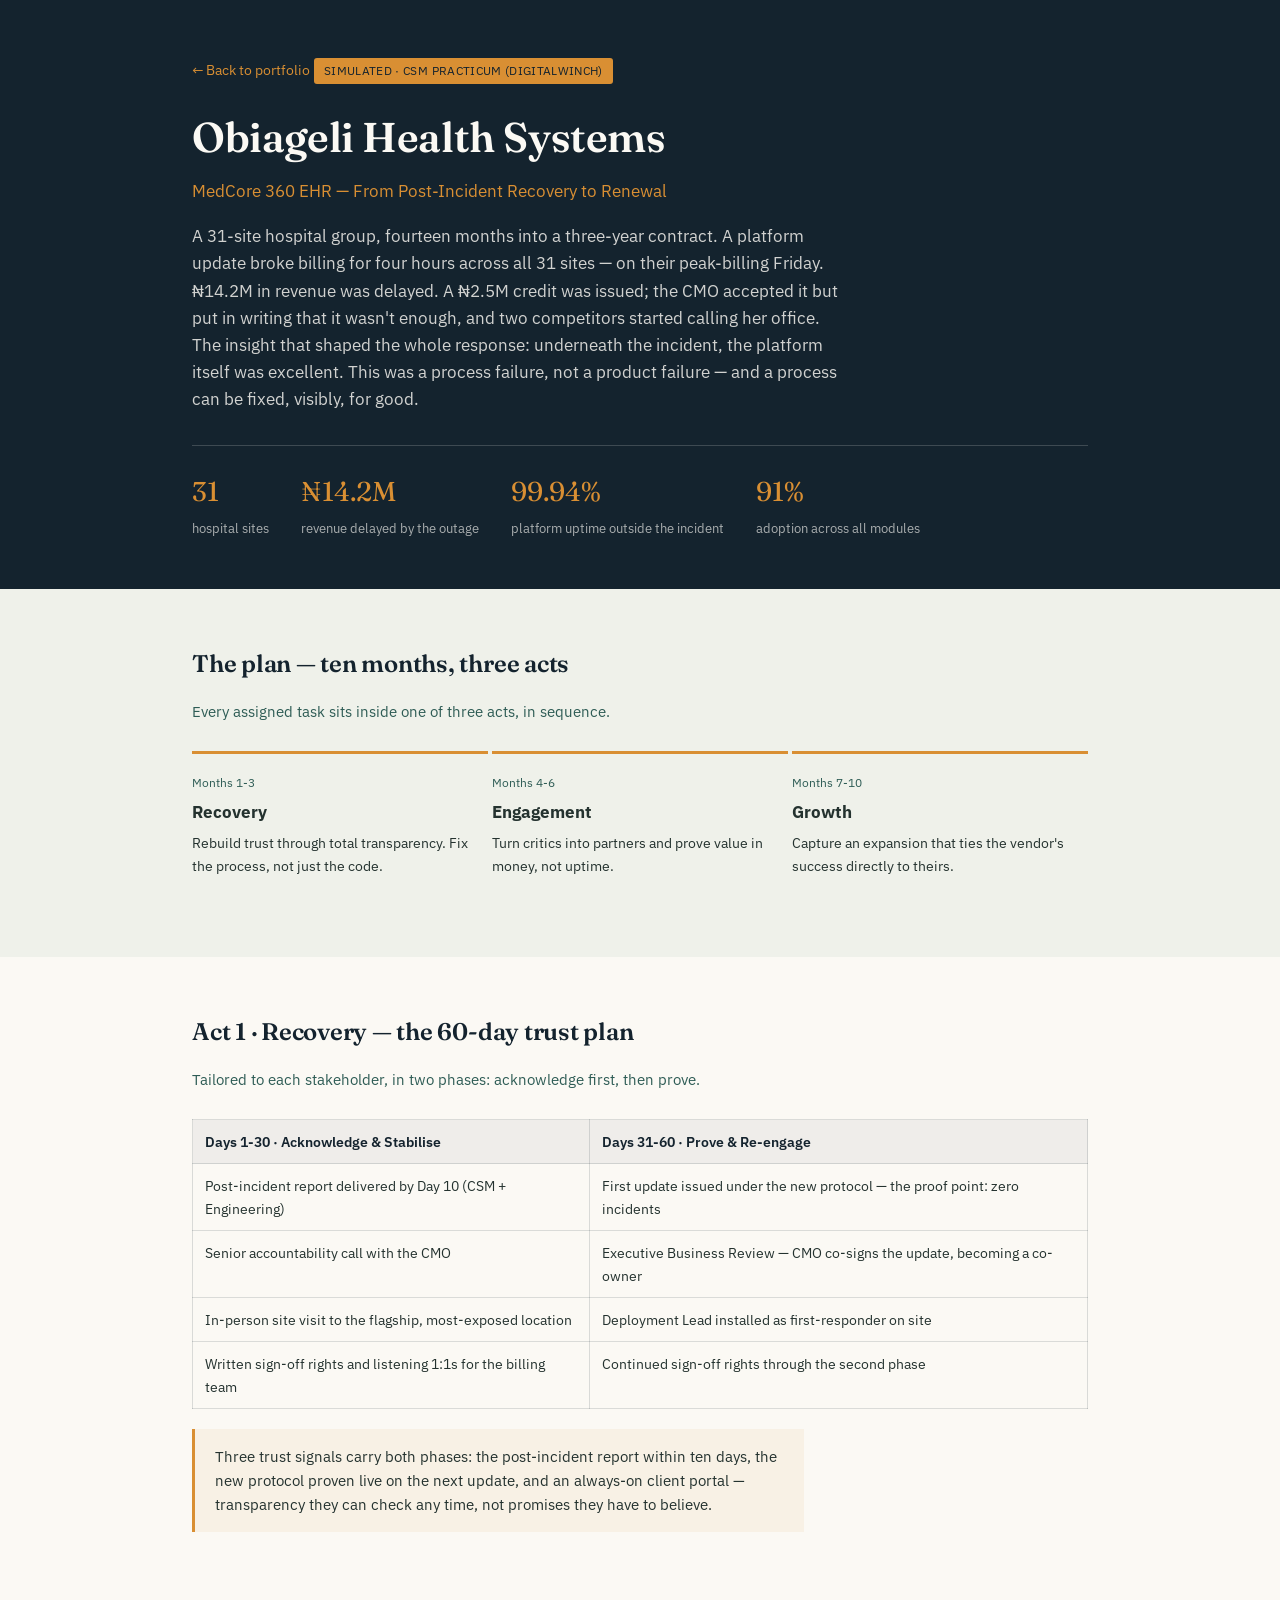
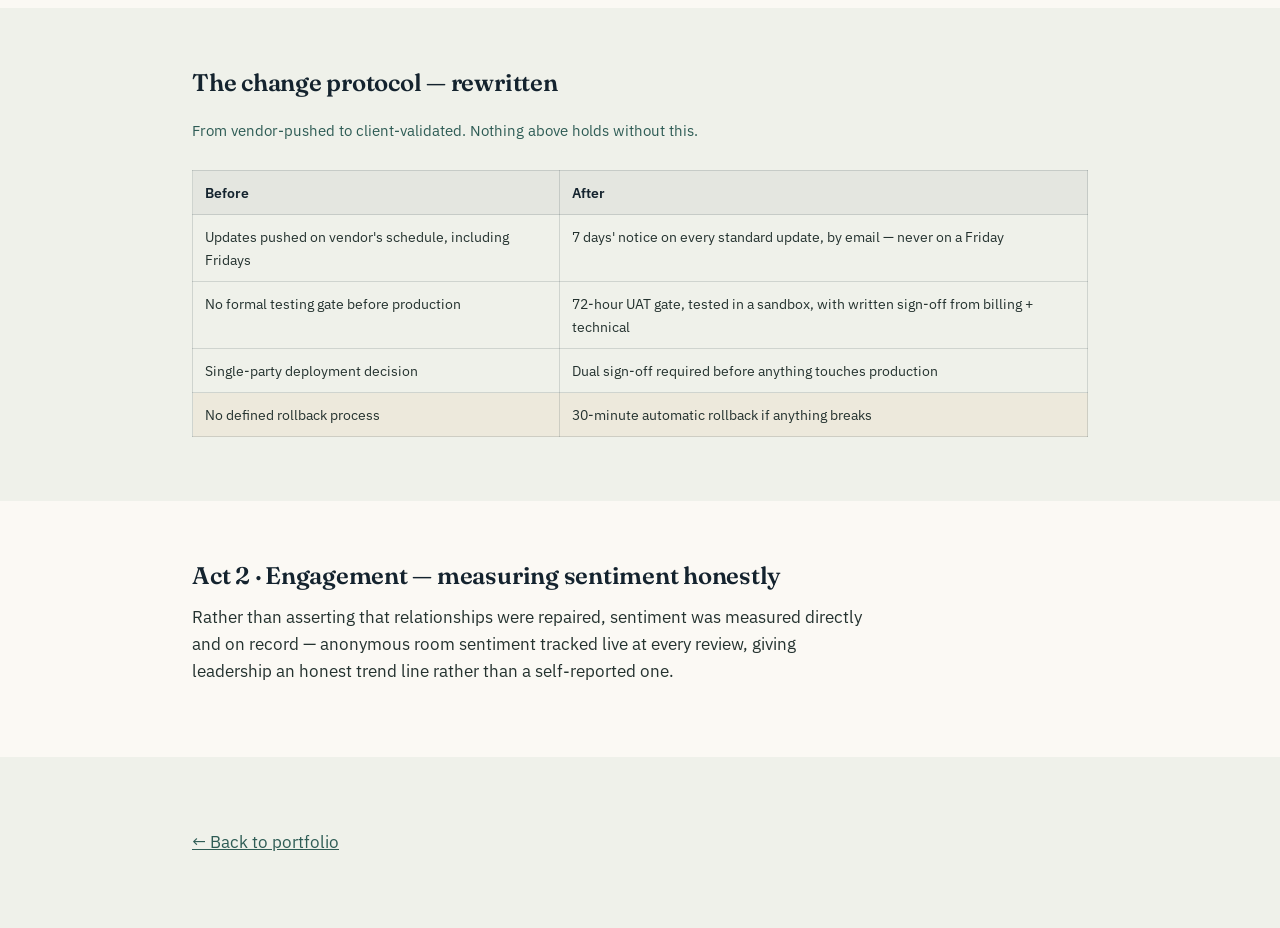
<file: case-studies/obiageli-health.html>
<!DOCTYPE html>
<html lang="en">
<head>
<meta charset="UTF-8">
<meta name="viewport" content="width=device-width, initial-scale=1.0">
<title>Obiageli Health Systems — Case Study | Sylvia Michelle</title>
<link rel="stylesheet" href="../assets/style.css">
</head>
<body>

<header class="cs-detail-hero">
  <div class="wrap">
    <a class="back-link" href="../index.html#case-studies">← Back to portfolio</a>
    <span class="badge-sim">Simulated · CSM Practicum (DigitalWinch)</span>
    <h1>Obiageli Health Systems</h1>
    <p class="subtitle">MedCore 360 EHR — From Post-Incident Recovery to Renewal</p>
    <p class="context">A 31-site hospital group, fourteen months into a three-year contract. A platform update broke billing for four hours across all 31 sites — on their peak-billing Friday. ₦14.2M in revenue was delayed. A ₦2.5M credit was issued; the CMO accepted it but put in writing that it wasn't enough, and two competitors started calling her office. The insight that shaped the whole response: underneath the incident, the platform itself was excellent. This was a process failure, not a product failure — and a process can be fixed, visibly, for good.</p>
    <div class="stat-bar">
      <div class="stat"><span class="num">31</span><span class="label">hospital sites</span></div>
      <div class="stat"><span class="num">₦14.2M</span><span class="label">revenue delayed by the outage</span></div>
      <div class="stat"><span class="num">99.94%</span><span class="label">platform uptime outside the incident</span></div>
      <div class="stat"><span class="num">91%</span><span class="label">adoption across all modules</span></div>
    </div>
  </div>
</header>

<section class="cs-section">
  <div class="wrap">
    <h2>The plan — ten months, three acts</h2>
    <p class="lede">Every assigned task sits inside one of three acts, in sequence.</p>
    <div class="acts-track">
      <div class="act-step"><span class="act-months">Months 1-3</span><h4>Recovery</h4><p>Rebuild trust through total transparency. Fix the process, not just the code.</p></div>
      <div class="act-step"><span class="act-months">Months 4-6</span><h4>Engagement</h4><p>Turn critics into partners and prove value in money, not uptime.</p></div>
      <div class="act-step"><span class="act-months">Months 7-10</span><h4>Growth</h4><p>Capture an expansion that ties the vendor's success directly to theirs.</p></div>
    </div>
  </div>
</section>

<section class="cs-section" style="background: var(--warm-white);">
  <div class="wrap">
    <h2>Act 1 · Recovery — the 60-day trust plan</h2>
    <p class="lede">Tailored to each stakeholder, in two phases: acknowledge first, then prove.</p>
    <table class="data-table">
      <thead><tr><th>Days 1-30 · Acknowledge &amp; Stabilise</th><th>Days 31-60 · Prove &amp; Re-engage</th></tr></thead>
      <tbody>
        <tr><td>Post-incident report delivered by Day 10 (CSM + Engineering)</td><td>First update issued under the new protocol — the proof point: zero incidents</td></tr>
        <tr><td>Senior accountability call with the CMO</td><td>Executive Business Review — CMO co-signs the update, becoming a co-owner</td></tr>
        <tr><td>In-person site visit to the flagship, most-exposed location</td><td>Deployment Lead installed as first-responder on site</td></tr>
        <tr><td>Written sign-off rights and listening 1:1s for the billing team</td><td>Continued sign-off rights through the second phase</td></tr>
      </tbody>
    </table>
    <div class="callout">Three trust signals carry both phases: the post-incident report within ten days, the new protocol proven live on the next update, and an always-on client portal — transparency they can check any time, not promises they have to believe.</div>
  </div>
</section>

<section class="cs-section">
  <div class="wrap">
    <h2>The change protocol — rewritten</h2>
    <p class="lede">From vendor-pushed to client-validated. Nothing above holds without this.</p>
    <table class="data-table">
      <thead><tr><th>Before</th><th>After</th></tr></thead>
      <tbody>
        <tr><td>Updates pushed on vendor's schedule, including Fridays</td><td>7 days' notice on every standard update, by email — never on a Friday</td></tr>
        <tr><td>No formal testing gate before production</td><td>72-hour UAT gate, tested in a sandbox, with written sign-off from billing + technical</td></tr>
        <tr><td>Single-party deployment decision</td><td>Dual sign-off required before anything touches production</td></tr>
        <tr class="highlight"><td>No defined rollback process</td><td>30-minute automatic rollback if anything breaks</td></tr>
      </tbody>
    </table>
  </div>
</section>

<section class="cs-section" style="background: var(--warm-white);">
  <div class="wrap">
    <h2>Act 2 · Engagement — measuring sentiment honestly</h2>
    <p class="body-text">Rather than asserting that relationships were repaired, sentiment was measured directly and on record — anonymous room sentiment tracked live at every review, giving leadership an honest trend line rather than a self-reported one.</p>
  </div>
</section>

<section class="cs-footer-nav">
  <div class="wrap">
    <a class="back-link" href="../index.html#case-studies" style="color: var(--teal);">← Back to portfolio</a>
  </div>
</section>

</body>
</html>
</file>
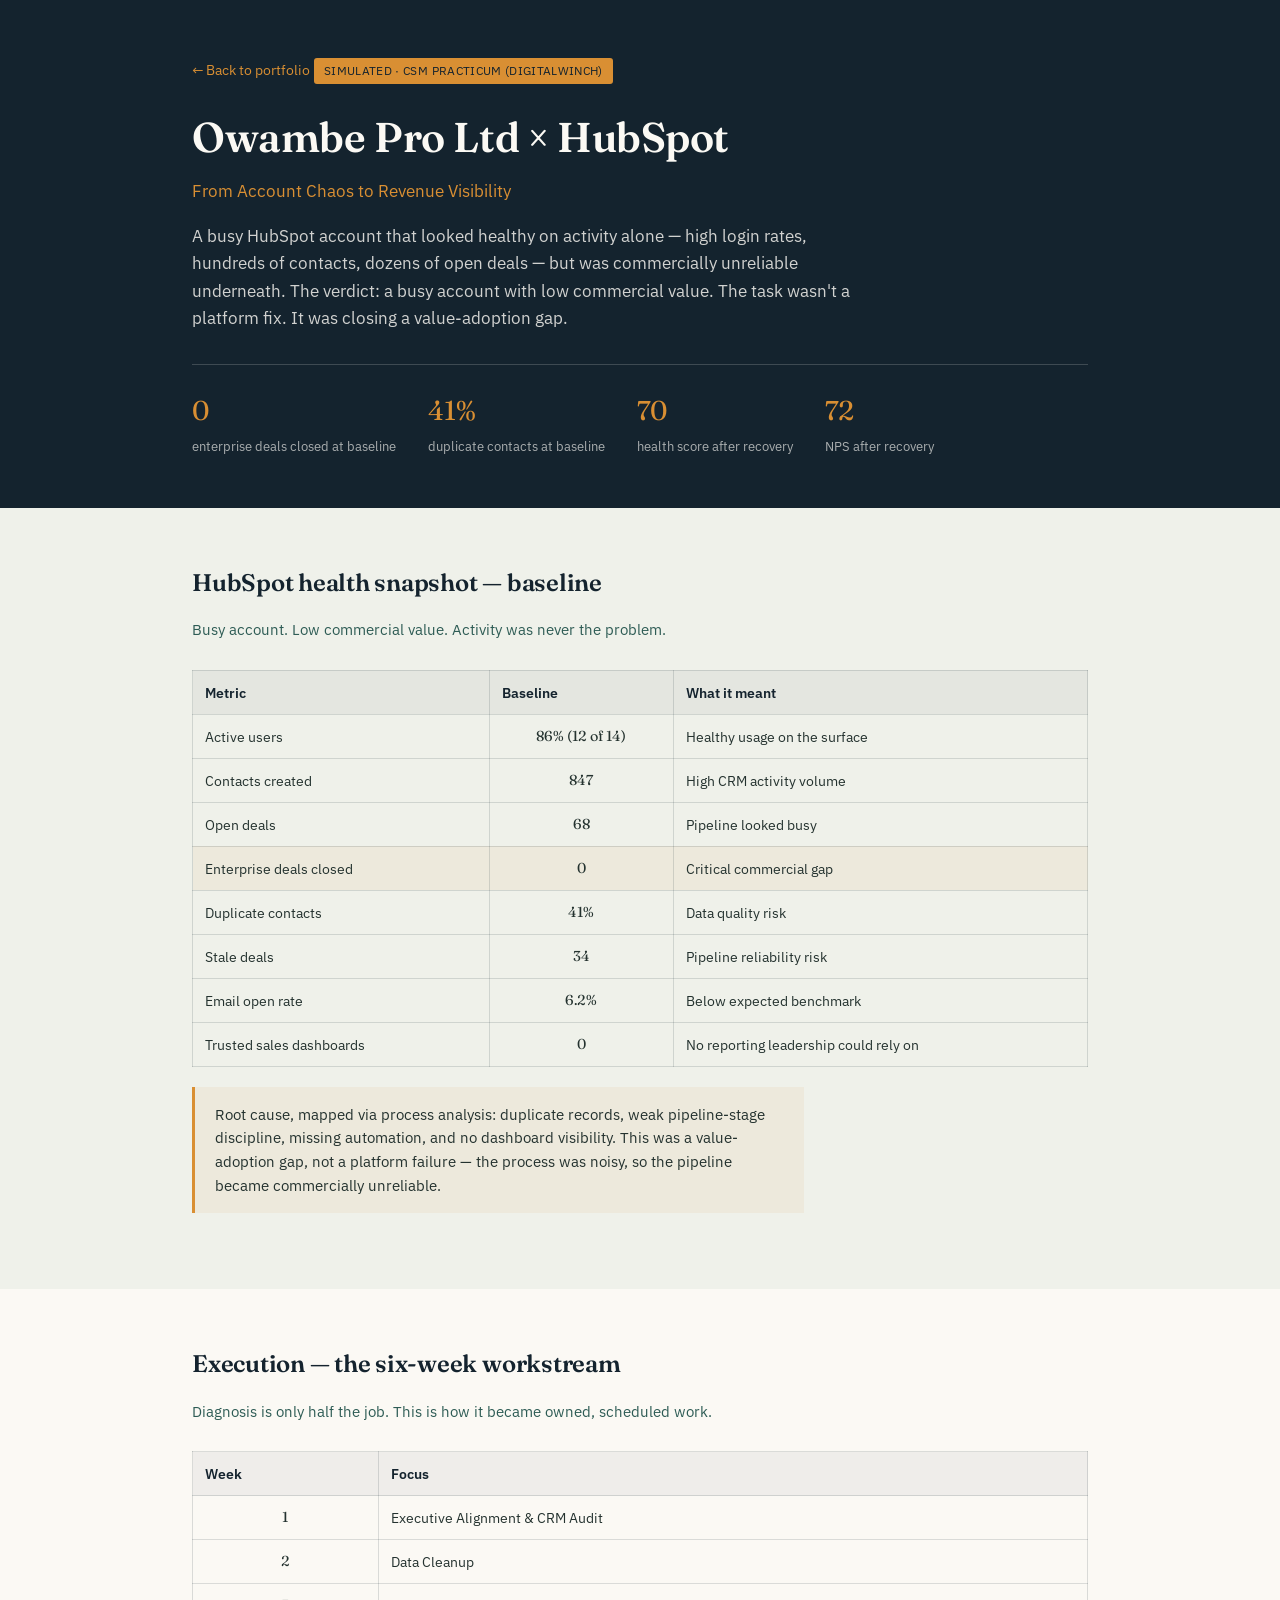
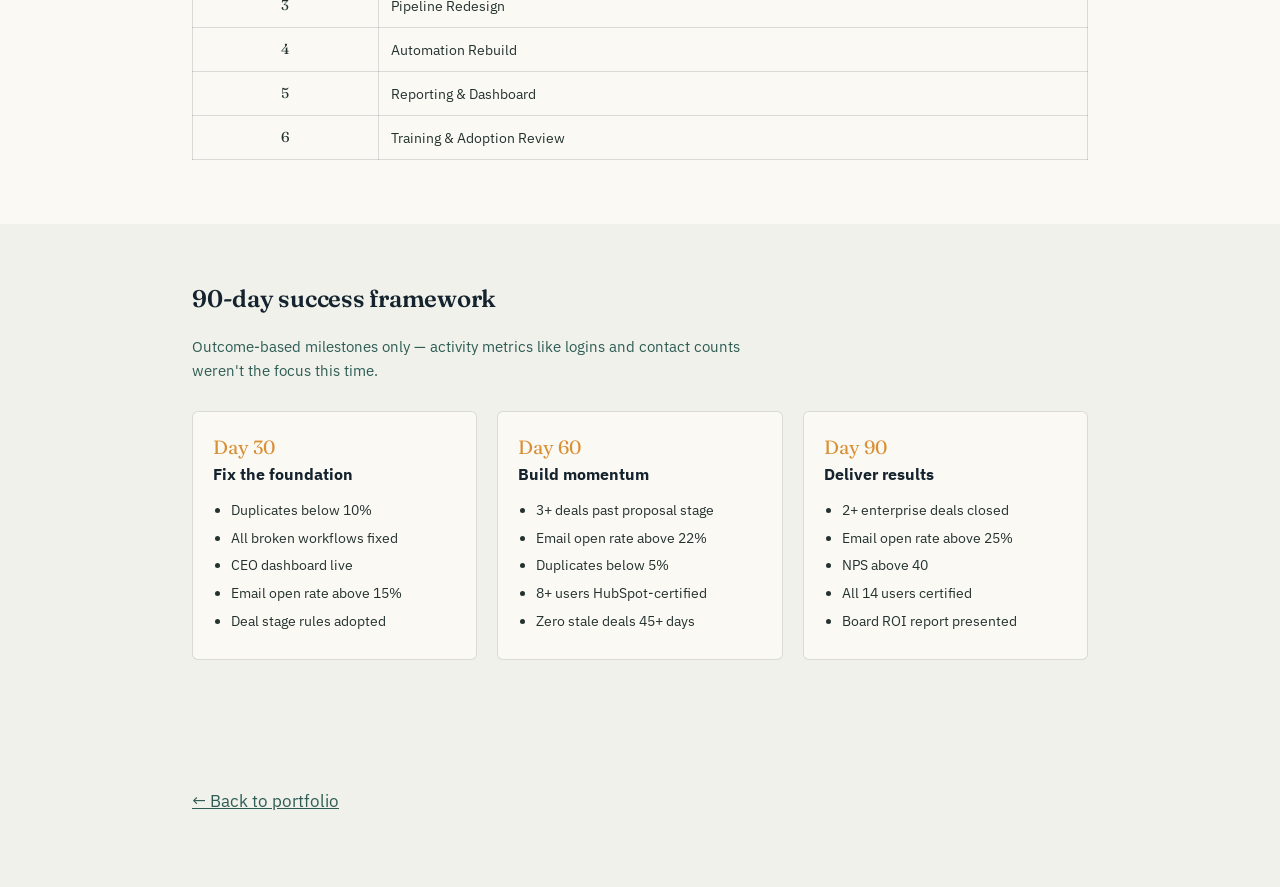
<file: case-studies/owambe-hubspot.html>
<!DOCTYPE html>
<html lang="en">
<head>
<meta charset="UTF-8">
<meta name="viewport" content="width=device-width, initial-scale=1.0">
<title>Owambe Pro × HubSpot — Case Study | Sylvia Michelle</title>
<link rel="stylesheet" href="../assets/style.css">
</head>
<body>

<header class="cs-detail-hero">
  <div class="wrap">
    <a class="back-link" href="../index.html#case-studies">← Back to portfolio</a>
    <span class="badge-sim">Simulated · CSM Practicum (DigitalWinch)</span>
    <h1>Owambe Pro Ltd × HubSpot</h1>
    <p class="subtitle">From Account Chaos to Revenue Visibility</p>
    <p class="context">A busy HubSpot account that looked healthy on activity alone — high login rates, hundreds of contacts, dozens of open deals — but was commercially unreliable underneath. The verdict: a busy account with low commercial value. The task wasn't a platform fix. It was closing a value-adoption gap.</p>
    <div class="stat-bar">
      <div class="stat"><span class="num">0</span><span class="label">enterprise deals closed at baseline</span></div>
      <div class="stat"><span class="num">41%</span><span class="label">duplicate contacts at baseline</span></div>
      <div class="stat"><span class="num">70</span><span class="label">health score after recovery</span></div>
      <div class="stat"><span class="num">72</span><span class="label">NPS after recovery</span></div>
    </div>
  </div>
</header>

<section class="cs-section">
  <div class="wrap">
    <h2>HubSpot health snapshot — baseline</h2>
    <p class="lede">Busy account. Low commercial value. Activity was never the problem.</p>
    <table class="data-table">
      <thead><tr><th>Metric</th><th>Baseline</th><th>What it meant</th></tr></thead>
      <tbody>
        <tr><td>Active users</td><td class="num-cell">86% (12 of 14)</td><td>Healthy usage on the surface</td></tr>
        <tr><td>Contacts created</td><td class="num-cell">847</td><td>High CRM activity volume</td></tr>
        <tr><td>Open deals</td><td class="num-cell">68</td><td>Pipeline looked busy</td></tr>
        <tr class="highlight"><td>Enterprise deals closed</td><td class="num-cell">0</td><td>Critical commercial gap</td></tr>
        <tr><td>Duplicate contacts</td><td class="num-cell">41%</td><td>Data quality risk</td></tr>
        <tr><td>Stale deals</td><td class="num-cell">34</td><td>Pipeline reliability risk</td></tr>
        <tr><td>Email open rate</td><td class="num-cell">6.2%</td><td>Below expected benchmark</td></tr>
        <tr><td>Trusted sales dashboards</td><td class="num-cell">0</td><td>No reporting leadership could rely on</td></tr>
      </tbody>
    </table>
    <div class="callout">Root cause, mapped via process analysis: duplicate records, weak pipeline-stage discipline, missing automation, and no dashboard visibility. This was a value-adoption gap, not a platform failure — the process was noisy, so the pipeline became commercially unreliable.</div>
  </div>
</section>

<section class="cs-section" style="background: var(--warm-white);">
  <div class="wrap">
    <h2>Execution — the six-week workstream</h2>
    <p class="lede">Diagnosis is only half the job. This is how it became owned, scheduled work.</p>
    <table class="data-table">
      <thead><tr><th>Week</th><th>Focus</th></tr></thead>
      <tbody>
        <tr><td class="num-cell">1</td><td>Executive Alignment &amp; CRM Audit</td></tr>
        <tr><td class="num-cell">2</td><td>Data Cleanup</td></tr>
        <tr><td class="num-cell">3</td><td>Pipeline Redesign</td></tr>
        <tr><td class="num-cell">4</td><td>Automation Rebuild</td></tr>
        <tr><td class="num-cell">5</td><td>Reporting &amp; Dashboard</td></tr>
        <tr><td class="num-cell">6</td><td>Training &amp; Adoption Review</td></tr>
      </tbody>
    </table>
  </div>
</section>

<section class="cs-section">
  <div class="wrap">
    <h2>90-day success framework</h2>
    <p class="lede">Outcome-based milestones only — activity metrics like logins and contact counts weren't the focus this time.</p>
    <div class="milestone-track">
      <div class="milestone-card">
        <span class="day-label">Day 30</span>
        <h4>Fix the foundation</h4>
        <ul>
          <li>Duplicates below 10%</li>
          <li>All broken workflows fixed</li>
          <li>CEO dashboard live</li>
          <li>Email open rate above 15%</li>
          <li>Deal stage rules adopted</li>
        </ul>
      </div>
      <div class="milestone-card">
        <span class="day-label">Day 60</span>
        <h4>Build momentum</h4>
        <ul>
          <li>3+ deals past proposal stage</li>
          <li>Email open rate above 22%</li>
          <li>Duplicates below 5%</li>
          <li>8+ users HubSpot-certified</li>
          <li>Zero stale deals 45+ days</li>
        </ul>
      </div>
      <div class="milestone-card">
        <span class="day-label">Day 90</span>
        <h4>Deliver results</h4>
        <ul>
          <li>2+ enterprise deals closed</li>
          <li>Email open rate above 25%</li>
          <li>NPS above 40</li>
          <li>All 14 users certified</li>
          <li>Board ROI report presented</li>
        </ul>
      </div>
    </div>
  </div>
</section>

<section class="cs-footer-nav">
  <div class="wrap">
    <a class="back-link" href="../index.html#case-studies" style="color: var(--teal);">← Back to portfolio</a>
  </div>
</section>

</body>
</html>
</file>
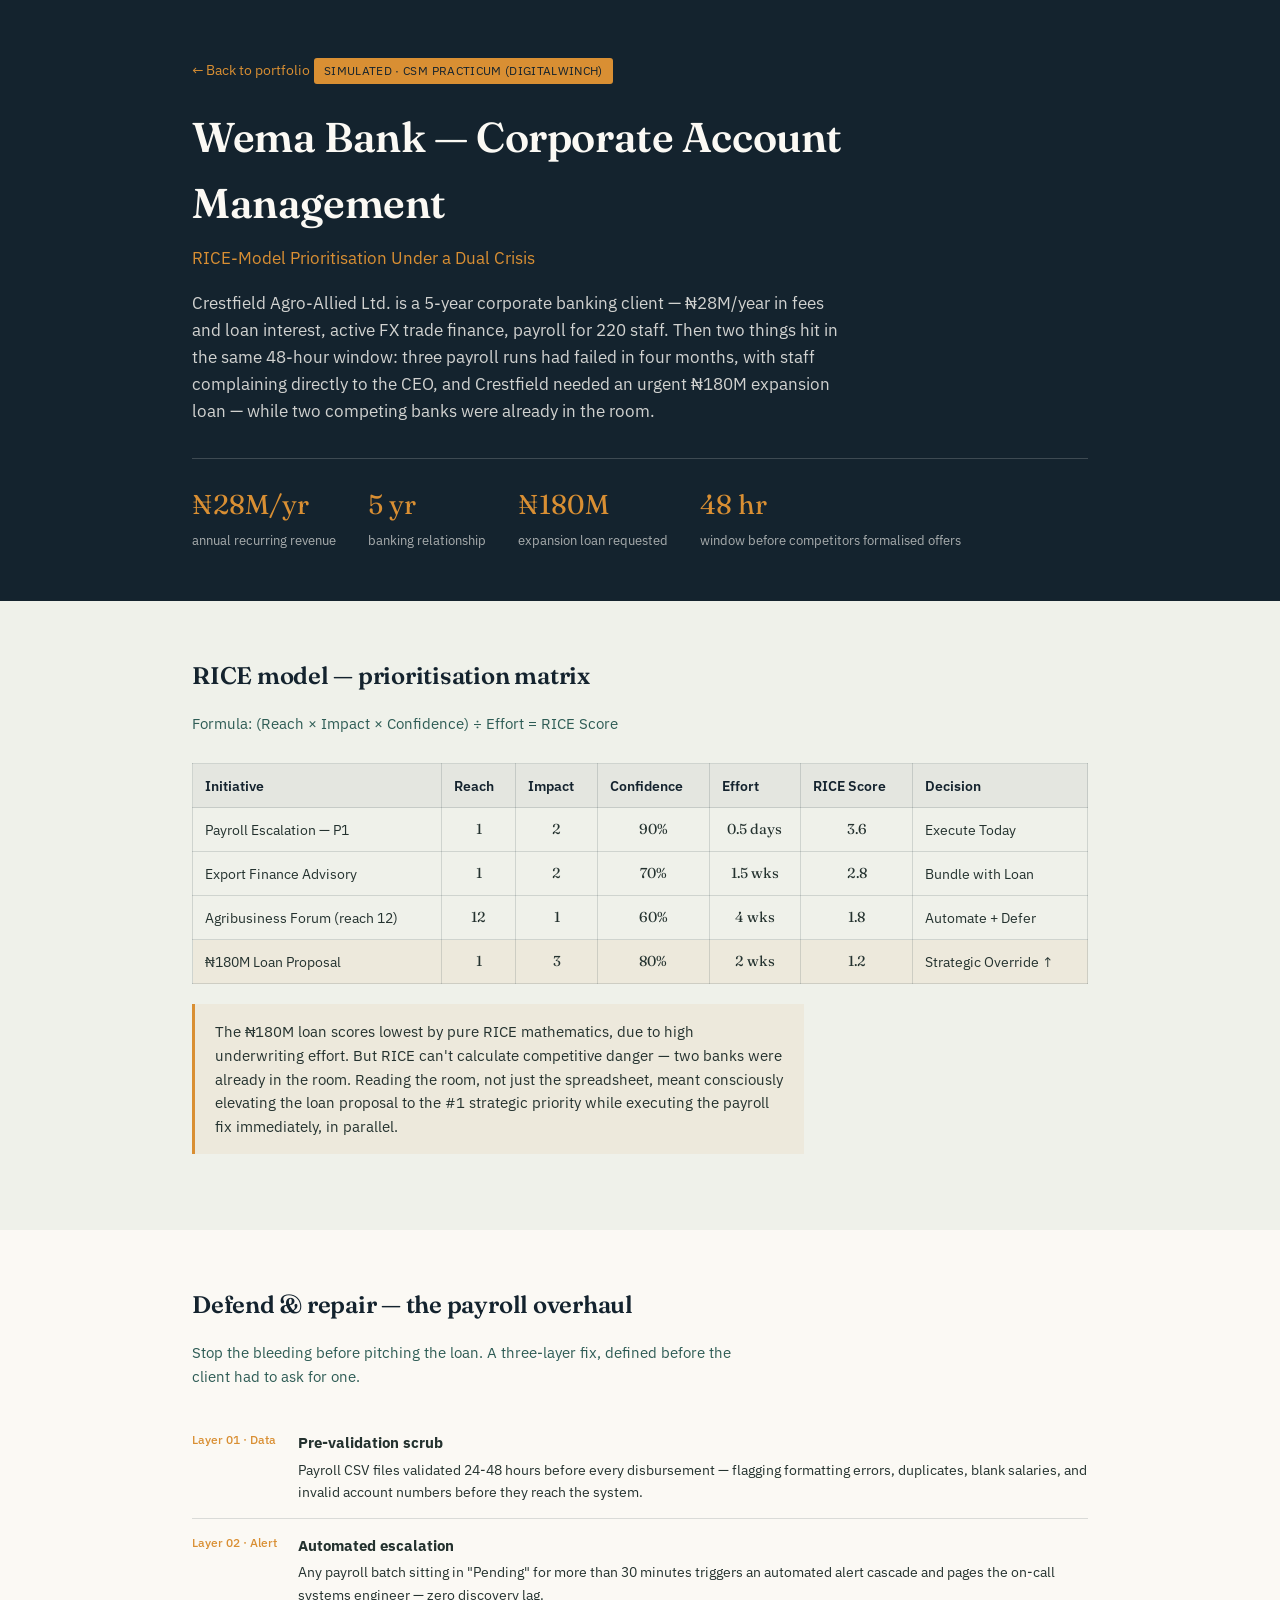
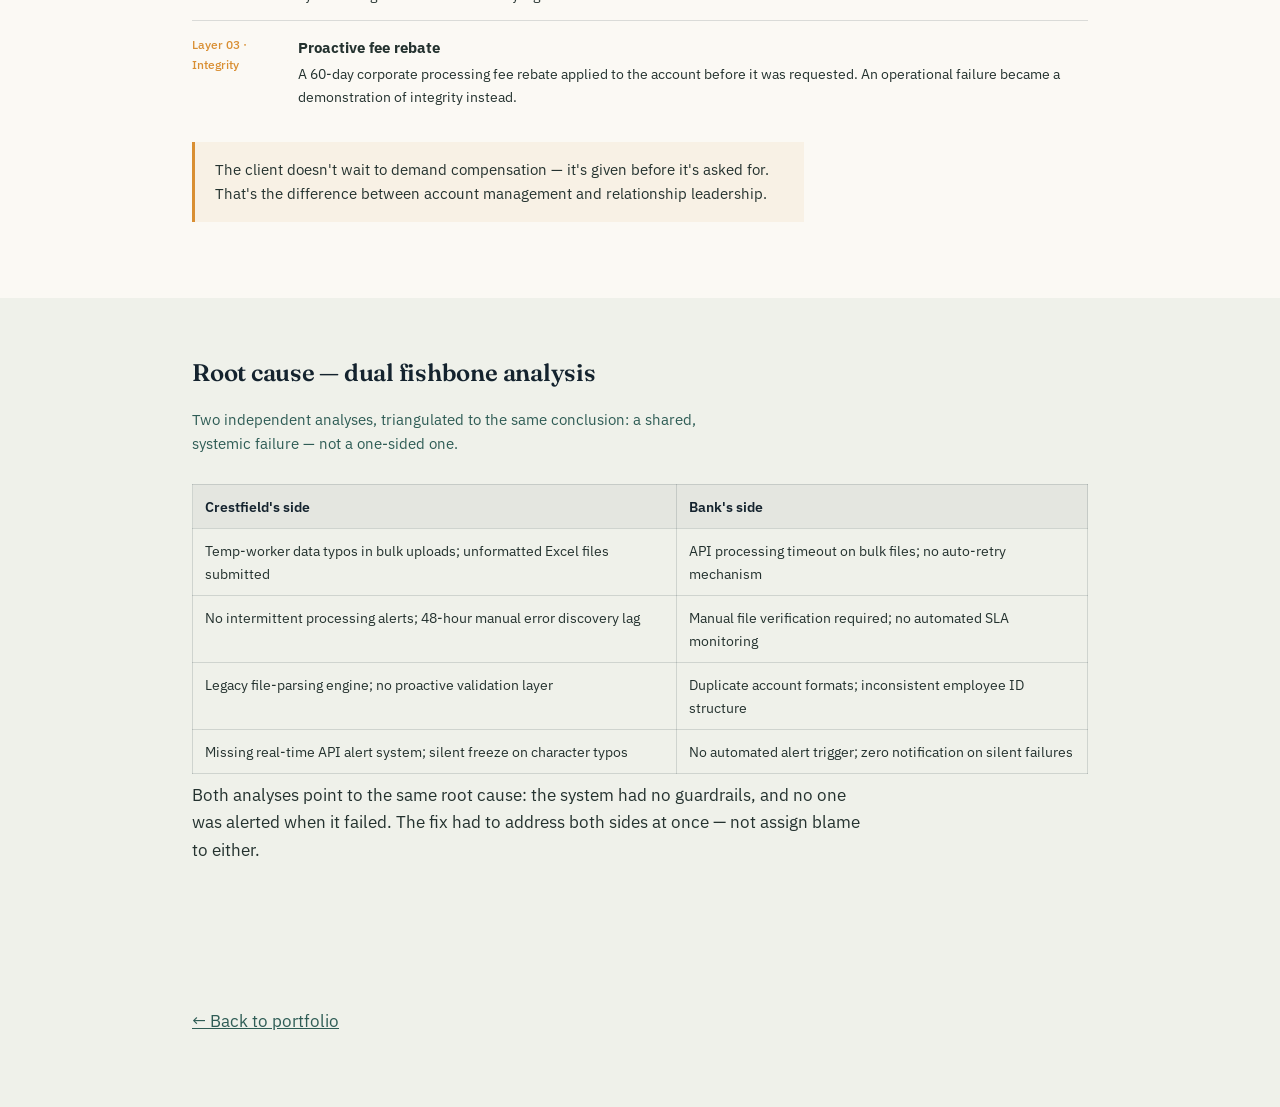
<file: case-studies/wema-bank.html>
<!DOCTYPE html>
<html lang="en">
<head>
<meta charset="UTF-8">
<meta name="viewport" content="width=device-width, initial-scale=1.0">
<title>Wema Bank — Case Study | Sylvia Michelle</title>
<link rel="stylesheet" href="../assets/style.css">
</head>
<body>

<header class="cs-detail-hero">
  <div class="wrap">
    <a class="back-link" href="../index.html#case-studies">← Back to portfolio</a>
    <span class="badge-sim">Simulated · CSM Practicum (DigitalWinch)</span>
    <h1>Wema Bank — Corporate Account Management</h1>
    <p class="subtitle">RICE-Model Prioritisation Under a Dual Crisis</p>
    <p class="context">Crestfield Agro-Allied Ltd. is a 5-year corporate banking client — ₦28M/year in fees and loan interest, active FX trade finance, payroll for 220 staff. Then two things hit in the same 48-hour window: three payroll runs had failed in four months, with staff complaining directly to the CEO, and Crestfield needed an urgent ₦180M expansion loan — while two competing banks were already in the room.</p>
    <div class="stat-bar">
      <div class="stat"><span class="num">₦28M/yr</span><span class="label">annual recurring revenue</span></div>
      <div class="stat"><span class="num">5 yr</span><span class="label">banking relationship</span></div>
      <div class="stat"><span class="num">₦180M</span><span class="label">expansion loan requested</span></div>
      <div class="stat"><span class="num">48 hr</span><span class="label">window before competitors formalised offers</span></div>
    </div>
  </div>
</header>

<section class="cs-section">
  <div class="wrap">
    <h2>RICE model — prioritisation matrix</h2>
    <p class="lede">Formula: (Reach × Impact × Confidence) ÷ Effort = RICE Score</p>
    <table class="data-table">
      <thead>
        <tr><th>Initiative</th><th>Reach</th><th>Impact</th><th>Confidence</th><th>Effort</th><th>RICE Score</th><th>Decision</th></tr>
      </thead>
      <tbody>
        <tr><td>Payroll Escalation — P1</td><td class="num-cell">1</td><td class="num-cell">2</td><td class="num-cell">90%</td><td class="num-cell">0.5 days</td><td class="num-cell">3.6</td><td>Execute Today</td></tr>
        <tr><td>Export Finance Advisory</td><td class="num-cell">1</td><td class="num-cell">2</td><td class="num-cell">70%</td><td class="num-cell">1.5 wks</td><td class="num-cell">2.8</td><td>Bundle with Loan</td></tr>
        <tr><td>Agribusiness Forum (reach 12)</td><td class="num-cell">12</td><td class="num-cell">1</td><td class="num-cell">60%</td><td class="num-cell">4 wks</td><td class="num-cell">1.8</td><td>Automate + Defer</td></tr>
        <tr class="highlight"><td>₦180M Loan Proposal</td><td class="num-cell">1</td><td class="num-cell">3</td><td class="num-cell">80%</td><td class="num-cell">2 wks</td><td class="num-cell">1.2</td><td>Strategic Override ↑</td></tr>
      </tbody>
    </table>
    <div class="callout">The ₦180M loan scores lowest by pure RICE mathematics, due to high underwriting effort. But RICE can't calculate competitive danger — two banks were already in the room. Reading the room, not just the spreadsheet, meant consciously elevating the loan proposal to the #1 strategic priority while executing the payroll fix immediately, in parallel.</div>
  </div>
</section>

<section class="cs-section" style="background: var(--warm-white);">
  <div class="wrap">
    <h2>Defend &amp; repair — the payroll overhaul</h2>
    <p class="lede">Stop the bleeding before pitching the loan. A three-layer fix, defined before the client had to ask for one.</p>
    <div class="layer-list">
      <div class="layer-item"><span class="layer-tag">Layer 01 · Data</span><div><h4>Pre-validation scrub</h4><p>Payroll CSV files validated 24-48 hours before every disbursement — flagging formatting errors, duplicates, blank salaries, and invalid account numbers before they reach the system.</p></div></div>
      <div class="layer-item"><span class="layer-tag">Layer 02 · Alert</span><div><h4>Automated escalation</h4><p>Any payroll batch sitting in "Pending" for more than 30 minutes triggers an automated alert cascade and pages the on-call systems engineer — zero discovery lag.</p></div></div>
      <div class="layer-item"><span class="layer-tag">Layer 03 · Integrity</span><div><h4>Proactive fee rebate</h4><p>A 60-day corporate processing fee rebate applied to the account before it was requested. An operational failure became a demonstration of integrity instead.</p></div></div>
    </div>
    <div class="callout">The client doesn't wait to demand compensation — it's given before it's asked for. That's the difference between account management and relationship leadership.</div>
  </div>
</section>

<section class="cs-section">
  <div class="wrap">
    <h2>Root cause — dual fishbone analysis</h2>
    <p class="lede">Two independent analyses, triangulated to the same conclusion: a shared, systemic failure — not a one-sided one.</p>
    <table class="data-table">
      <thead><tr><th>Crestfield's side</th><th>Bank's side</th></tr></thead>
      <tbody>
        <tr><td>Temp-worker data typos in bulk uploads; unformatted Excel files submitted</td><td>API processing timeout on bulk files; no auto-retry mechanism</td></tr>
        <tr><td>No intermittent processing alerts; 48-hour manual error discovery lag</td><td>Manual file verification required; no automated SLA monitoring</td></tr>
        <tr><td>Legacy file-parsing engine; no proactive validation layer</td><td>Duplicate account formats; inconsistent employee ID structure</td></tr>
        <tr><td>Missing real-time API alert system; silent freeze on character typos</td><td>No automated alert trigger; zero notification on silent failures</td></tr>
      </tbody>
    </table>
    <p class="body-text">Both analyses point to the same root cause: the system had no guardrails, and no one was alerted when it failed. The fix had to address both sides at once — not assign blame to either.</p>
  </div>
</section>

<section class="cs-footer-nav">
  <div class="wrap">
    <a class="back-link" href="../index.html#case-studies" style="color: var(--teal);">← Back to portfolio</a>
  </div>
</section>

</body>
</html>
</file>
<file: assets/style.css>
/* Sylvia Michelle — Portfolio
   Palette: Ink Navy #14232E · Paper Sage #EFF1EA · Amber Signal #D98F33
   Deep Teal #2E5C55 · Charcoal #24322F · Warm White #FBF9F4
   Type: Fraunces (display/serif) + IBM Plex Sans (body) */

@import url('https://fonts.googleapis.com/css2?family=Fraunces:opsz,wght@9..144,400;9..144,500;9..144,600;9..144,700&family=IBM+Plex+Sans:wght@400;500;600&display=swap');

:root {
  --ink: #14232E;
  --paper: #EFF1EA;
  --amber: #D98F33;
  --teal: #2E5C55;
  --charcoal: #24322F;
  --warm-white: #FBF9F4;
  --rule: rgba(20, 35, 46, 0.14);
  --rule-light: rgba(251, 249, 244, 0.18);
}

* { box-sizing: border-box; }

html { scroll-behavior: smooth; }

body {
  margin: 0;
  background: var(--paper);
  color: var(--charcoal);
  font-family: 'IBM Plex Sans', sans-serif;
  font-size: 17px;
  line-height: 1.6;
}

h1, h2, h3, .display {
  font-family: 'Fraunces', serif;
  font-weight: 600;
  color: var(--ink);
  margin: 0;
  letter-spacing: -0.01em;
}

a { color: inherit; }

.wrap {
  max-width: 960px;
  margin: 0 auto;
  padding: 0 32px;
}

/* Nav */
nav.topbar {
  position: sticky;
  top: 0;
  z-index: 10;
  background: rgba(239, 241, 234, 0.92);
  backdrop-filter: blur(6px);
  border-bottom: 1px solid var(--rule);
}
nav.topbar .wrap {
  display: flex;
  align-items: center;
  justify-content: space-between;
  padding-top: 16px;
  padding-bottom: 16px;
}
nav.topbar .name {
  font-family: 'Fraunces', serif;
  font-weight: 600;
  font-size: 1.05rem;
  color: var(--ink);
}
nav.topbar ul {
  list-style: none;
  display: flex;
  align-items: center;
  gap: 24px;
  margin: 0;
  padding: 0;
  font-size: 0.9rem;
}
nav.topbar a { text-decoration: none; color: var(--charcoal); }
nav.topbar a:hover { color: var(--amber); }
nav.topbar .li-link {
  border: 1px solid var(--ink);
  border-radius: 3px;
  padding: 6px 14px;
  text-decoration: none;
  color: var(--ink);
  font-size: 0.88rem;
}
nav.topbar .li-link:hover { background: var(--ink); color: var(--warm-white); }

@media (max-width: 640px) {
  nav.topbar ul.menu-links { display: none; }
}

/* Hero */
header.hero {
  padding: 84px 0 72px;
}
header.hero .wrap {
  display: grid;
  grid-template-columns: 1.5fr 1fr;
  gap: 56px;
  align-items: center;
}
header.hero .eyebrow {
  font-size: 0.9rem;
  color: var(--teal);
  margin-bottom: 18px;
  font-weight: 500;
}
header.hero h1 {
  font-size: clamp(2.1rem, 4.2vw, 3.1rem);
  line-height: 1.12;
}
header.hero .sub {
  margin-top: 22px;
  font-size: 1.08rem;
  max-width: 46ch;
  color: var(--charcoal);
}
header.hero .meta {
  margin-top: 28px;
  display: flex;
  gap: 22px;
  flex-wrap: wrap;
  font-size: 0.92rem;
  color: var(--teal);
}
header.hero .photo-frame {
  position: relative;
}
header.hero .photo-frame img {
  width: 100%;
  border-radius: 4px;
  display: block;
  filter: grayscale(6%);
}
header.hero .photo-frame::before {
  content: "";
  position: absolute;
  inset: 14px -14px -14px 14px;
  border: 1.5px solid var(--amber);
  border-radius: 4px;
  z-index: -1;
}

@media (max-width: 720px) {
  header.hero .wrap { grid-template-columns: 1fr; }
  header.hero .photo-frame { max-width: 260px; margin: 0 auto; }
}

/* Section shell */
section { padding: 72px 0; }
section.on-ink { background: var(--ink); color: var(--warm-white); }
section.on-ink h2, section.on-ink h3 { color: var(--warm-white); }
section.on-ink .rule { border-color: var(--rule-light); }

.section-head {
  display: flex;
  align-items: baseline;
  justify-content: space-between;
  margin-bottom: 40px;
  border-bottom: 1px solid var(--rule);
  padding-bottom: 16px;
}
.on-ink .section-head { border-bottom: 1px solid var(--rule-light); }
.section-head h2 { font-size: 1.7rem; }
.section-head .tag { font-size: 0.85rem; color: var(--teal); }
.on-ink .section-head .tag { color: var(--amber); }

/* About */
.about-grid {
  display: grid;
  grid-template-columns: 1fr 1fr;
  gap: 48px;
}
.about-grid p { margin: 0 0 16px; max-width: 52ch; }
.path {
  display: flex;
  flex-direction: column;
  gap: 0;
}
.path .step {
  display: grid;
  grid-template-columns: 28px 1fr;
  gap: 14px;
  padding: 14px 0;
  border-bottom: 1px solid var(--rule);
}
.path .step:last-child { border-bottom: none; }
.path .num {
  font-family: 'Fraunces', serif;
  color: var(--amber);
  font-size: 1.1rem;
}
.path .step h3 { font-size: 1rem; margin-bottom: 3px; }
.path .step span { font-size: 0.9rem; color: var(--teal); }

@media (max-width: 720px) {
  .about-grid { grid-template-columns: 1fr; }
}

/* Approach / pull quote */
section.approach blockquote {
  margin: 0 0 28px;
  font-family: 'Fraunces', serif;
  font-weight: 500;
  font-size: clamp(1.5rem, 3vw, 2.1rem);
  line-height: 1.28;
  color: var(--warm-white);
  max-width: 20ch;
}
section.approach .approach-body {
  display: grid;
  grid-template-columns: 1fr 1fr;
  gap: 40px;
  font-size: 1rem;
  color: rgba(251, 249, 244, 0.88);
}
@media (max-width: 720px) {
  section.approach .approach-body { grid-template-columns: 1fr; }
}

/* Case studies */
.brief {
  padding: 32px 0;
  border-bottom: 1px solid var(--rule);
  display: grid;
  grid-template-columns: 90px 1fr;
  gap: 28px;
}
.brief:last-child { border-bottom: none; }
.brief .brief-num {
  font-family: 'Fraunces', serif;
  font-size: 1.4rem;
  color: var(--amber);
}
.brief h3 { font-size: 1.25rem; margin-bottom: 10px; }
.brief p { margin: 0 0 14px; max-width: 62ch; }
.brief .stats {
  display: flex;
  gap: 28px;
  margin-top: 16px;
  flex-wrap: wrap;
}
.brief .stat .num {
  font-family: 'Fraunces', serif;
  font-size: 1.5rem;
  color: var(--ink);
  display: block;
}
.brief .stat .label {
  font-size: 0.82rem;
  color: var(--teal);
}
.brief .tags { margin-top: 14px; display: flex; gap: 8px; flex-wrap: wrap; }
.brief .tags span {
  font-size: 0.78rem;
  border: 1px solid var(--rule);
  border-radius: 3px;
  padding: 3px 9px;
  color: var(--teal);
}

@media (max-width: 640px) {
  .brief { grid-template-columns: 1fr; }
}

/* Skills */
.skill-groups {
  display: grid;
  grid-template-columns: repeat(3, 1fr);
  gap: 32px;
}
.skill-groups h3 {
  font-size: 0.95rem;
  color: var(--teal);
  margin-bottom: 14px;
  font-weight: 500;
  font-family: 'IBM Plex Sans', sans-serif;
}
.skill-groups ul { list-style: none; margin: 0; padding: 0; }
.skill-groups li {
  padding: 7px 0;
  border-bottom: 1px solid var(--rule);
  font-size: 0.95rem;
}
.skill-groups li:last-child { border-bottom: none; }

@media (max-width: 720px) {
  .skill-groups { grid-template-columns: 1fr; }
}

/* Contact */
section.contact {
  text-align: left;
}
section.contact h2 { font-size: 2rem; max-width: 16ch; }
section.contact .contact-row {
  margin-top: 30px;
  display: flex;
  gap: 18px;
  flex-wrap: wrap;
}
.btn {
  display: inline-block;
  padding: 12px 22px;
  border-radius: 3px;
  text-decoration: none;
  font-size: 0.95rem;
  font-weight: 500;
}
.btn.primary { background: var(--amber); color: var(--ink); }
.btn.ghost { border: 1px solid var(--rule-light); color: var(--warm-white); }
.btn.primary:hover { opacity: 0.9; }
.btn.ghost:hover { background: rgba(251,249,244,0.08); }

footer {
  padding: 28px 0;
  font-size: 0.82rem;
  color: var(--teal);
  text-align: left;
}

/* Case study cards on index */
.cs-grid {
  display: grid;
  grid-template-columns: 1fr 1fr;
  gap: 22px;
}
.cs-card {
  display: block;
  text-decoration: none;
  color: var(--warm-white);
  background: rgba(251, 249, 244, 0.04);
  border: 1px solid var(--rule-light);
  border-radius: 6px;
  padding: 24px;
  transition: border-color 0.15s ease, background 0.15s ease;
}
.cs-card:hover { border-color: var(--amber); background: rgba(251, 249, 244, 0.07); }
.cs-badge {
  display: inline-block;
  font-size: 0.7rem;
  letter-spacing: 0.03em;
  text-transform: uppercase;
  color: var(--amber);
  border: 1px solid rgba(217, 143, 51, 0.5);
  border-radius: 3px;
  padding: 3px 8px;
  margin-bottom: 14px;
}
.cs-card h3 { font-size: 1.2rem; color: var(--warm-white); margin-bottom: 2px; }
.cs-sub { font-size: 0.85rem; color: var(--amber); margin: 0 0 12px; }
.cs-desc { font-size: 0.92rem; color: rgba(251,249,244,0.78); margin: 0 0 16px; }
.cs-stats { display: flex; gap: 16px; flex-wrap: wrap; margin-bottom: 16px; font-size: 0.82rem; color: rgba(251,249,244,0.65); }
.cs-stats strong { color: var(--warm-white); font-family: 'Fraunces', serif; }
.cs-link { font-size: 0.88rem; color: var(--amber); font-weight: 500; }

@media (max-width: 720px) {
  .cs-grid { grid-template-columns: 1fr; }
}

/* ===== Case study detail pages ===== */
.cs-detail-hero {
  background: var(--ink);
  color: var(--warm-white);
  padding: 56px 0 48px;
}
.cs-detail-hero .back-link {
  display: inline-block;
  font-size: 0.85rem;
  color: var(--amber);
  text-decoration: none;
  margin-bottom: 22px;
}
.cs-detail-hero .badge-sim {
  display: inline-block;
  font-size: 0.72rem;
  letter-spacing: 0.03em;
  text-transform: uppercase;
  color: var(--ink);
  background: var(--amber);
  border-radius: 3px;
  padding: 4px 10px;
  margin-bottom: 18px;
}
.cs-detail-hero h1 { font-size: clamp(1.8rem, 3.6vw, 2.6rem); color: var(--warm-white); }
.cs-detail-hero .subtitle { font-size: 1.05rem; color: var(--amber); margin-top: 8px; }
.cs-detail-hero .context { max-width: 66ch; margin-top: 18px; color: rgba(251,249,244,0.82); }

.stat-bar {
  display: flex;
  flex-wrap: wrap;
  gap: 32px;
  margin-top: 32px;
  padding-top: 24px;
  border-top: 1px solid var(--rule-light);
}
.stat-bar .stat .num { font-family: 'Fraunces', serif; font-size: 1.7rem; color: var(--amber); display: block; }
.stat-bar .stat .label { font-size: 0.8rem; color: rgba(251,249,244,0.65); }

.cs-section { padding: 56px 0; }
.cs-section h2 { font-size: 1.5rem; margin-bottom: 8px; }
.cs-section .lede { color: var(--teal); font-size: 0.95rem; margin-bottom: 28px; max-width: 62ch; }
.cs-section p.body-text { max-width: 68ch; margin: 0 0 16px; }

.data-table {
  width: 100%;
  border-collapse: collapse;
  font-size: 0.9rem;
  margin: 20px 0 8px;
}
.data-table th, .data-table td {
  border: 1px solid var(--rule);
  padding: 10px 12px;
  text-align: left;
  vertical-align: top;
}
.data-table th { background: rgba(20,35,46,0.05); font-weight: 600; color: var(--ink); }
.data-table td.num-cell { text-align: center; font-family: 'Fraunces', serif; }
.data-table tr.highlight td { background: rgba(217, 143, 51, 0.08); }

.constraint-table th, .constraint-table td { font-size: 0.85rem; }

.milestone-track {
  display: grid;
  grid-template-columns: repeat(3, 1fr);
  gap: 20px;
  margin-top: 24px;
}
.milestone-card {
  border: 1px solid var(--rule);
  border-radius: 6px;
  padding: 20px;
  background: var(--warm-white);
}
.milestone-card .day-label { font-family: 'Fraunces', serif; color: var(--amber); font-size: 1.2rem; margin-bottom: 4px; }
.milestone-card h4 { margin: 0 0 12px; font-size: 1rem; color: var(--ink); }
.milestone-card ul { margin: 0; padding-left: 18px; font-size: 0.85rem; }
.milestone-card li { margin-bottom: 6px; }

@media (max-width: 780px) {
  .milestone-track { grid-template-columns: 1fr; }
}

.acts-track {
  display: grid;
  grid-template-columns: repeat(3, 1fr);
  gap: 4px;
  margin: 24px 0;
}
.act-step {
  border-top: 3px solid var(--amber);
  padding-top: 14px;
}
.act-step .act-months { font-size: 0.78rem; color: var(--teal); }
.act-step h4 { margin: 4px 0 6px; font-size: 1.05rem; }
.act-step p { font-size: 0.88rem; margin: 0; color: var(--charcoal); }

@media (max-width: 780px) {
  .acts-track { grid-template-columns: 1fr; }
}

.layer-list { margin: 20px 0; }
.layer-item {
  display: grid;
  grid-template-columns: 90px 1fr;
  gap: 16px;
  padding: 14px 0;
  border-bottom: 1px solid var(--rule);
}
.layer-item:last-child { border-bottom: none; }
.layer-item .layer-tag { font-size: 0.78rem; color: var(--amber); font-weight: 500; }
.layer-item h4 { margin: 0 0 4px; font-size: 0.95rem; }
.layer-item p { margin: 0; font-size: 0.88rem; color: var(--charcoal); }

.callout {
  background: rgba(217, 143, 51, 0.08);
  border-left: 3px solid var(--amber);
  padding: 16px 20px;
  font-size: 0.92rem;
  margin: 20px 0;
  max-width: 68ch;
}

.wave-track {
  display: flex;
  gap: 12px;
  margin: 24px 0;
  flex-wrap: wrap;
}
.wave-step {
  flex: 1;
  min-width: 160px;
  border: 1px solid var(--rule);
  border-radius: 6px;
  padding: 16px;
}
.wave-step .wave-num { font-family: 'Fraunces', serif; color: var(--amber); font-size: 1.1rem; }
.wave-step h4 { margin: 6px 0 4px; font-size: 0.95rem; }
.wave-step p { margin: 0; font-size: 0.82rem; color: var(--teal); }

/* Certifications */
.cert-grid {
  display: grid;
  grid-template-columns: repeat(2, 1fr);
  gap: 24px;
  margin-bottom: 32px;
}
.cert-card {
  border: 1px solid var(--rule);
  border-radius: 6px;
  overflow: hidden;
  background: var(--warm-white);
}
.cert-card img {
  width: 100%;
  display: block;
  border-bottom: 1px solid var(--rule);
}
.cert-caption {
  padding: 14px 16px;
  display: flex;
  flex-direction: column;
  gap: 2px;
  font-size: 0.92rem;
}
.cert-caption span { font-size: 0.8rem; color: var(--teal); }

.cert-list { list-style: none; margin: 0; padding: 0; }
.cert-list-compact {
  max-width: 640px;
  border-top: 1px solid var(--rule);
}
.cert-list li {
  display: flex;
  justify-content: space-between;
  flex-wrap: wrap;
  gap: 4px 16px;
  padding: 13px 0;
  border-bottom: 1px solid var(--rule);
  font-size: 0.95rem;
}
.cert-list li span { font-size: 0.82rem; color: var(--teal); }

@media (max-width: 720px) {
  .cert-grid { grid-template-columns: 1fr; }
}

/* Custom animated cursor */
@media (hover: hover) and (pointer: fine) {
  body { cursor: none; }
  a, button, .cs-card, .btn { cursor: none; }
}
.cursor-dot, .cursor-ring {
  position: fixed;
  top: 0; left: 0;
  border-radius: 50%;
  pointer-events: none;
  z-index: 9999;
  transform: translate(-50%, -50%);
}
.cursor-dot {
  width: 6px; height: 6px;
  background: var(--amber);
}
.cursor-ring {
  width: 34px; height: 34px;
  border: 1.5px solid var(--amber);
  opacity: 0.7;
  transition: width 0.18s ease, height 0.18s ease, opacity 0.18s ease, border-color 0.18s ease;
}
.cursor-ring.is-active {
  width: 54px; height: 54px;
  opacity: 1;
  background: rgba(217, 143, 51, 0.1);
}
@media (hover: none), (pointer: coarse) {
  .cursor-dot, .cursor-ring { display: none; }
}
</file>
